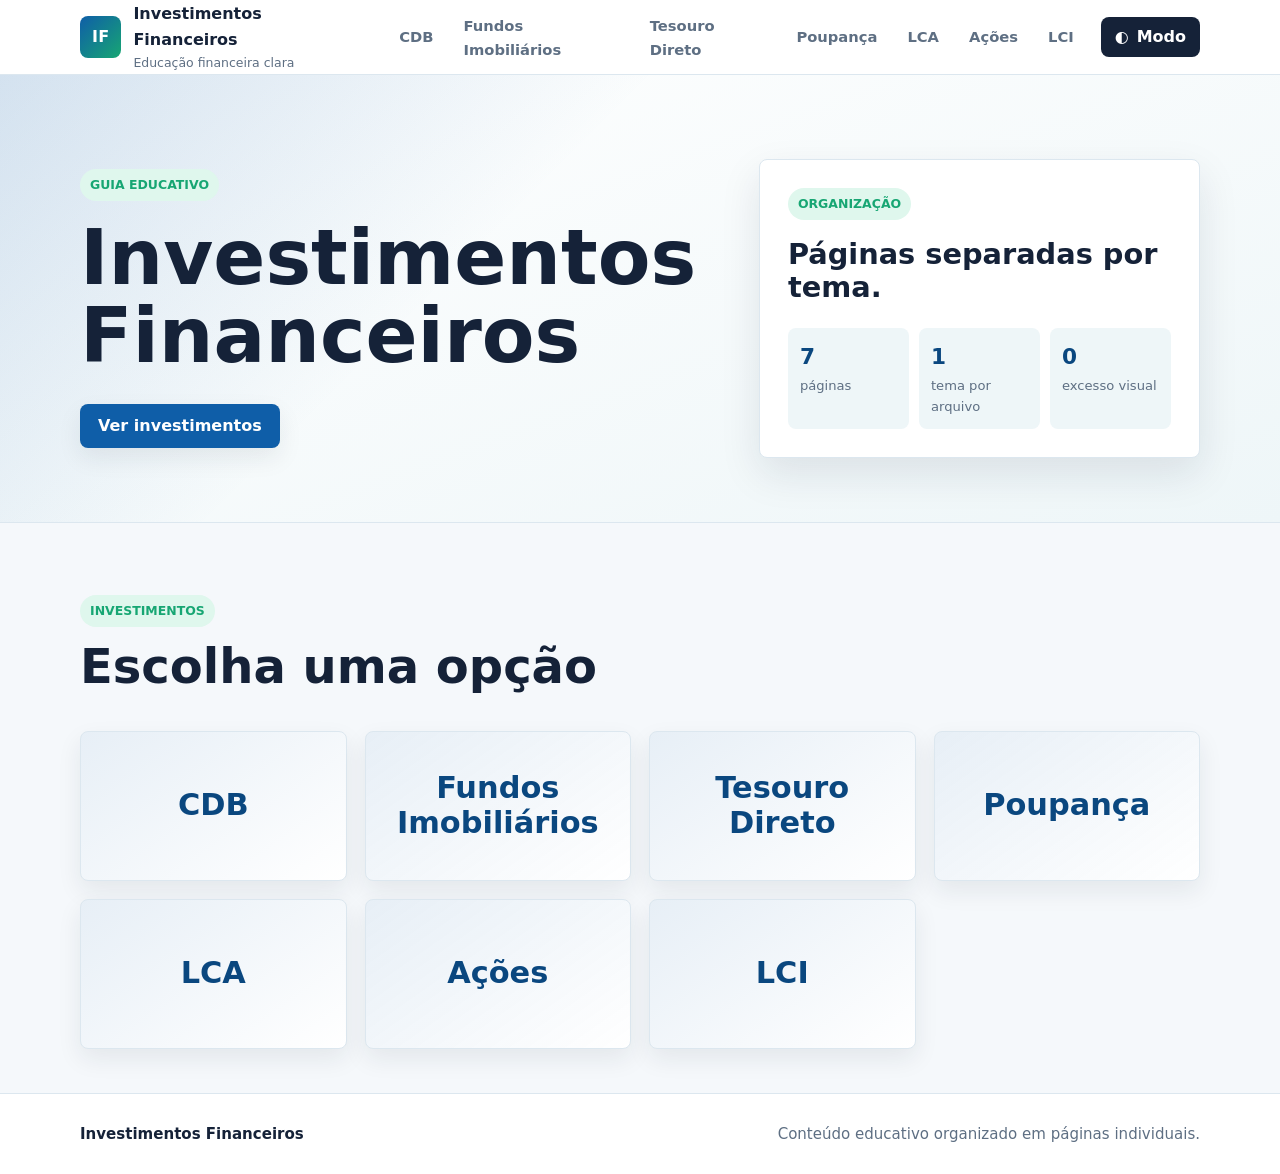
<file: index.html>
<!DOCTYPE html>
<html lang="pt-BR">
<head>
    <meta charset="UTF-8">
    <meta name="viewport" content="width=device-width, initial-scale=1.0">
    <title>Investimentos Financeiros</title>
    <link rel="stylesheet" href="style.css">
</head>
<body>
    <header class="site-header" id="topo">
        <nav class="navbar container" aria-label="Navegação principal">
            <a class="brand" href="index.html" aria-label="Ir para a página inicial">
                <span class="brand-mark">IF</span>
                <span>
                    <strong>Investimentos Financeiros</strong>
                    <small>Educação financeira clara</small>
                </span>
            </a>

            <button class="nav-toggle" type="button" aria-label="Abrir menu" aria-expanded="false">
                <span></span>
                <span></span>
                <span></span>
            </button>

            <div class="nav-actions">
                <ul class="nav-menu">
                    <li><a href="cdb.html">CDB</a></li>
                    <li><a href="fundos-imobiliarios.html">Fundos Imobiliários</a></li>
                    <li><a href="tesouroDireto.html">Tesouro Direto</a></li>
                    <li><a href="poupanca.html">Poupança</a></li>
                    <li><a href="lca.html">LCA</a></li>
                    <li><a href="acoes.html">Ações</a></li>
                    <li><a href="lci.html">LCI</a></li>
                </ul>

                <button class="theme-toggle" type="button" aria-label="Alternar modo escuro">
                    <span class="theme-icon" aria-hidden="true">◐</span>
                    <span>Modo</span>
                </button>
            </div>
        </nav>
    </header>

    <main>
        <section class="hero">
            <div class="container hero-grid">
                <div class="hero-content">
                    <span class="eyebrow">Guia educativo</span>
                    <h1>Investimentos Financeiros</h1>
                    <div class="hero-actions">
                        <a class="btn btn-primary" href="#investimentos">Ver investimentos</a>
                    </div>
                </div>

                <aside class="hero-highlight" aria-label="Destaque sobre educação financeira">
                    <span class="highlight-label">Organização</span>
                    <h2>Páginas separadas por tema.</h2>
                    <div class="highlight-metrics">
                        <span><strong>7</strong> páginas</span>
                        <span><strong>1</strong> tema por arquivo</span>
                        <span><strong>0</strong> excesso visual</span>
                    </div>
                </aside>
            </div>
        </section>

        <section class="intro-section container" id="investimentos">
            <div class="section-heading">
                <span class="eyebrow">Investimentos</span>
                <h2>Escolha uma opção</h2>
            </div>
        </section>

        <section class="cards-section" aria-label="Lista de investimentos">
            <div class="container cards-grid title-grid">
                <a class="title-box reveal" href="cdb.html"><h3>CDB</h3></a>
                <a class="title-box reveal" href="fundos-imobiliarios.html"><h3>Fundos Imobiliários</h3></a>
                <a class="title-box reveal" href="tesouroDireto.html"><h3>Tesouro Direto</h3></a>
                <a class="title-box reveal" href="poupanca.html"><h3>Poupança</h3></a>
                <a class="title-box reveal" href="lca.html"><h3>LCA</h3></a>
                <a class="title-box reveal" href="acoes.html"><h3>Ações</h3></a>
                <a class="title-box reveal" href="lci.html"><h3>LCI</h3></a>
            </div>
        </section>
    </main>

    <button class="back-to-top" type="button" aria-label="Voltar ao topo">↑</button>

    <footer class="site-footer">
        <div class="container footer-content">
            <p>Investimentos Financeiros</p>
            <p>Conteúdo educativo organizado em páginas individuais.</p>
        </div>
    </footer>

    <script src="script.js"></script>
</body>
</html>
</file>
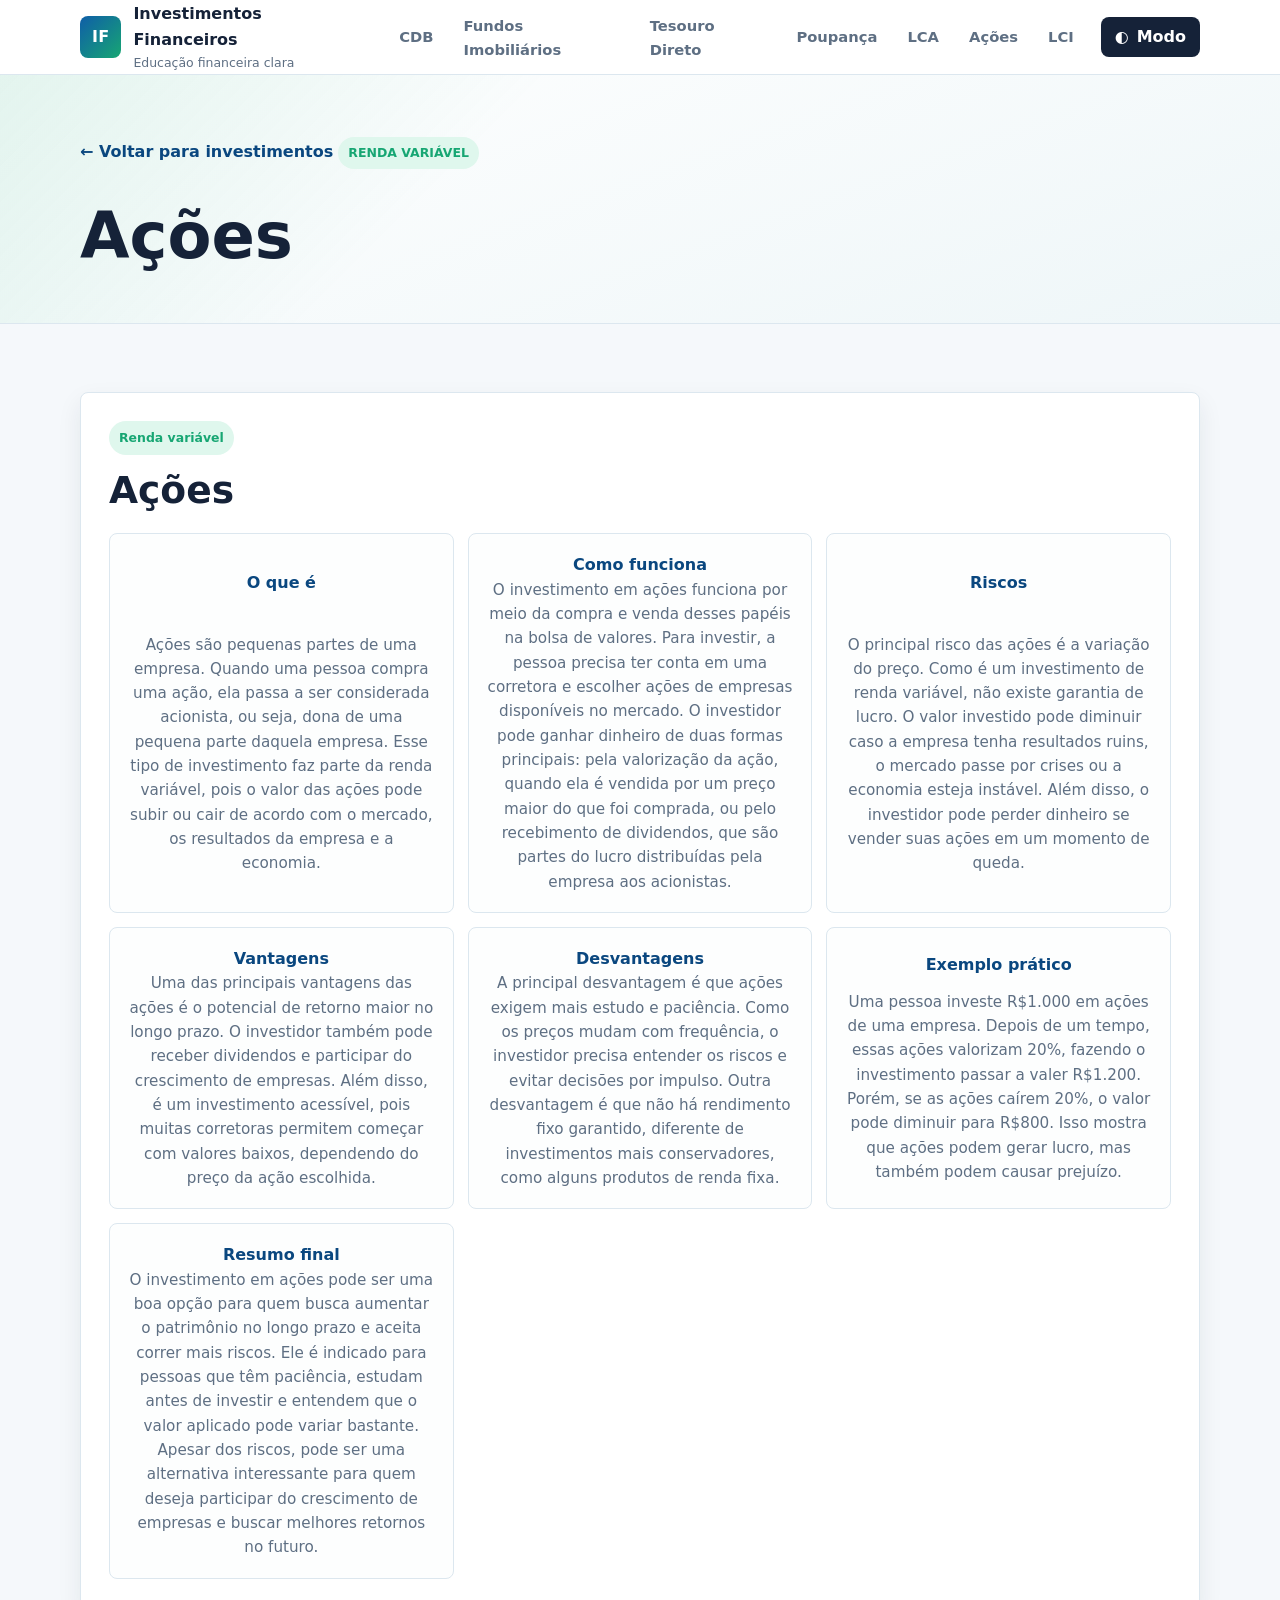
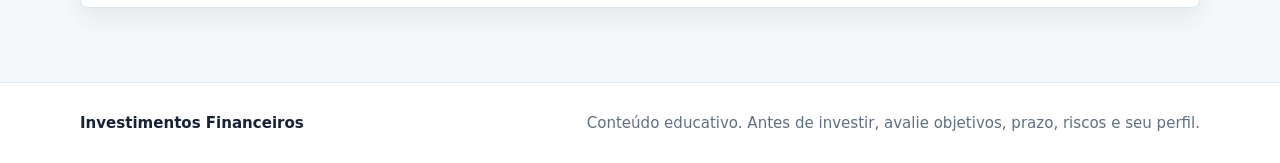
<file: acoes.html>
<!DOCTYPE html>
<html lang="pt-BR">
<head>
    <meta charset="UTF-8">
    <meta name="viewport" content="width=device-width, initial-scale=1.0">
    <title>Ações | Investimentos Financeiros</title>
    <link rel="stylesheet" href="style.css">
</head>
<body>
    <header class="site-header" id="topo">
        <nav class="navbar container" aria-label="Navegação principal">
            <a class="brand" href="index.html" aria-label="Ir para a página inicial">
                <span class="brand-mark">IF</span>
                <span><strong>Investimentos Financeiros</strong><small>Educação financeira clara</small></span>
            </a>
            <button class="nav-toggle" type="button" aria-label="Abrir menu" aria-expanded="false"><span></span><span></span><span></span></button>
            <div class="nav-actions">
                <ul class="nav-menu">
                    <li><a href="cdb.html">CDB</a></li>
                    <li><a href="fundos-imobiliarios.html">Fundos Imobiliários</a></li>
                    <li><a href="tesouroDireto.html">Tesouro Direto</a></li>
                    <li><a href="poupanca.html">Poupança</a></li>
                    <li><a href="lca.html">LCA</a></li>
                    <li><a href="acoes.html">Ações</a></li>
                    <li><a href="lci.html">LCI</a></li>
                </ul>
                <button class="theme-toggle" type="button" aria-label="Alternar modo escuro"><span class="theme-icon" aria-hidden="true">◐</span><span>Modo</span></button>
            </div>
        </nav>
    </header>

    <main class="detail-page">
        <section class="page-hero">
            <div class="container">
                <a class="back-link" href="index.html">← Voltar para investimentos</a>
                <span class="eyebrow">Renda variável</span>
                <h1>Ações</h1>
            </div>
        </section>

        <section class="details-section container" aria-label="Detalhes sobre Ações">
            <article class="investment-detail reveal">
                <div class="detail-header">
                    <span class="type-pill variable">Renda variável</span>
                    <h2>Ações</h2>
                </div>
                <div class="detail-grid">
                    <div class="info-block">
                        <h3>O que é</h3>
                        <p>Ações são pequenas partes de uma empresa. Quando uma pessoa compra uma ação, ela passa a ser considerada acionista, ou seja, dona de uma pequena parte daquela empresa. Esse tipo de investimento faz parte da renda variável, pois o valor das ações pode subir ou cair de acordo com o mercado, os resultados da empresa e a economia.</p>
                    </div>
                    <div class="info-block">
                        <h3>Como funciona</h3>
                        <p>O investimento em ações funciona por meio da compra e venda desses papéis na bolsa de valores. Para investir, a pessoa precisa ter conta em uma corretora e escolher ações de empresas disponíveis no mercado. O investidor pode ganhar dinheiro de duas formas principais: pela valorização da ação, quando ela é vendida por um preço maior do que foi comprada, ou pelo recebimento de dividendos, que são partes do lucro distribuídas pela empresa aos acionistas.</p>
                    </div>
                    <div class="info-block">
                        <h3>Riscos</h3>
                        <p>O principal risco das ações é a variação do preço. Como é um investimento de renda variável, não existe garantia de lucro. O valor investido pode diminuir caso a empresa tenha resultados ruins, o mercado passe por crises ou a economia esteja instável. Além disso, o investidor pode perder dinheiro se vender suas ações em um momento de queda.</p>
                    </div>
                    <div class="info-block">
                        <h3>Vantagens</h3>
                        <p>Uma das principais vantagens das ações é o potencial de retorno maior no longo prazo. O investidor também pode receber dividendos e participar do crescimento de empresas. Além disso, é um investimento acessível, pois muitas corretoras permitem começar com valores baixos, dependendo do preço da ação escolhida.</p>
                    </div>
                    <div class="info-block">
                        <h3>Desvantagens</h3>
                        <p>A principal desvantagem é que ações exigem mais estudo e paciência. Como os preços mudam com frequência, o investidor precisa entender os riscos e evitar decisões por impulso. Outra desvantagem é que não há rendimento fixo garantido, diferente de investimentos mais conservadores, como alguns produtos de renda fixa.</p>
                    </div>
                    <div class="info-block">
                        <h3>Exemplo prático</h3>
                        <p>Uma pessoa investe R$1.000 em ações de uma empresa. Depois de um tempo, essas ações valorizam 20%, fazendo o investimento passar a valer R$1.200. Porém, se as ações caírem 20%, o valor pode diminuir para R$800. Isso mostra que ações podem gerar lucro, mas também podem causar prejuízo.</p>
                    </div>
                    <div class="info-block">
                        <h3>Resumo final</h3>
                        <p>O investimento em ações pode ser uma boa opção para quem busca aumentar o patrimônio no longo prazo e aceita correr mais riscos. Ele é indicado para pessoas que têm paciência, estudam antes de investir e entendem que o valor aplicado pode variar bastante. Apesar dos riscos, pode ser uma alternativa interessante para quem deseja participar do crescimento de empresas e buscar melhores retornos no futuro.</p>
                    </div>
                </div>
            </article>
        </section>
    </main>

    <button class="back-to-top" type="button" aria-label="Voltar ao topo">↑</button>
    <footer class="site-footer"><div class="container footer-content"><p>Investimentos Financeiros</p><p>Conteúdo educativo. Antes de investir, avalie objetivos, prazo, riscos e seu perfil.</p></div></footer>
    <script src="script.js"></script>
</body>
</html>
</file>
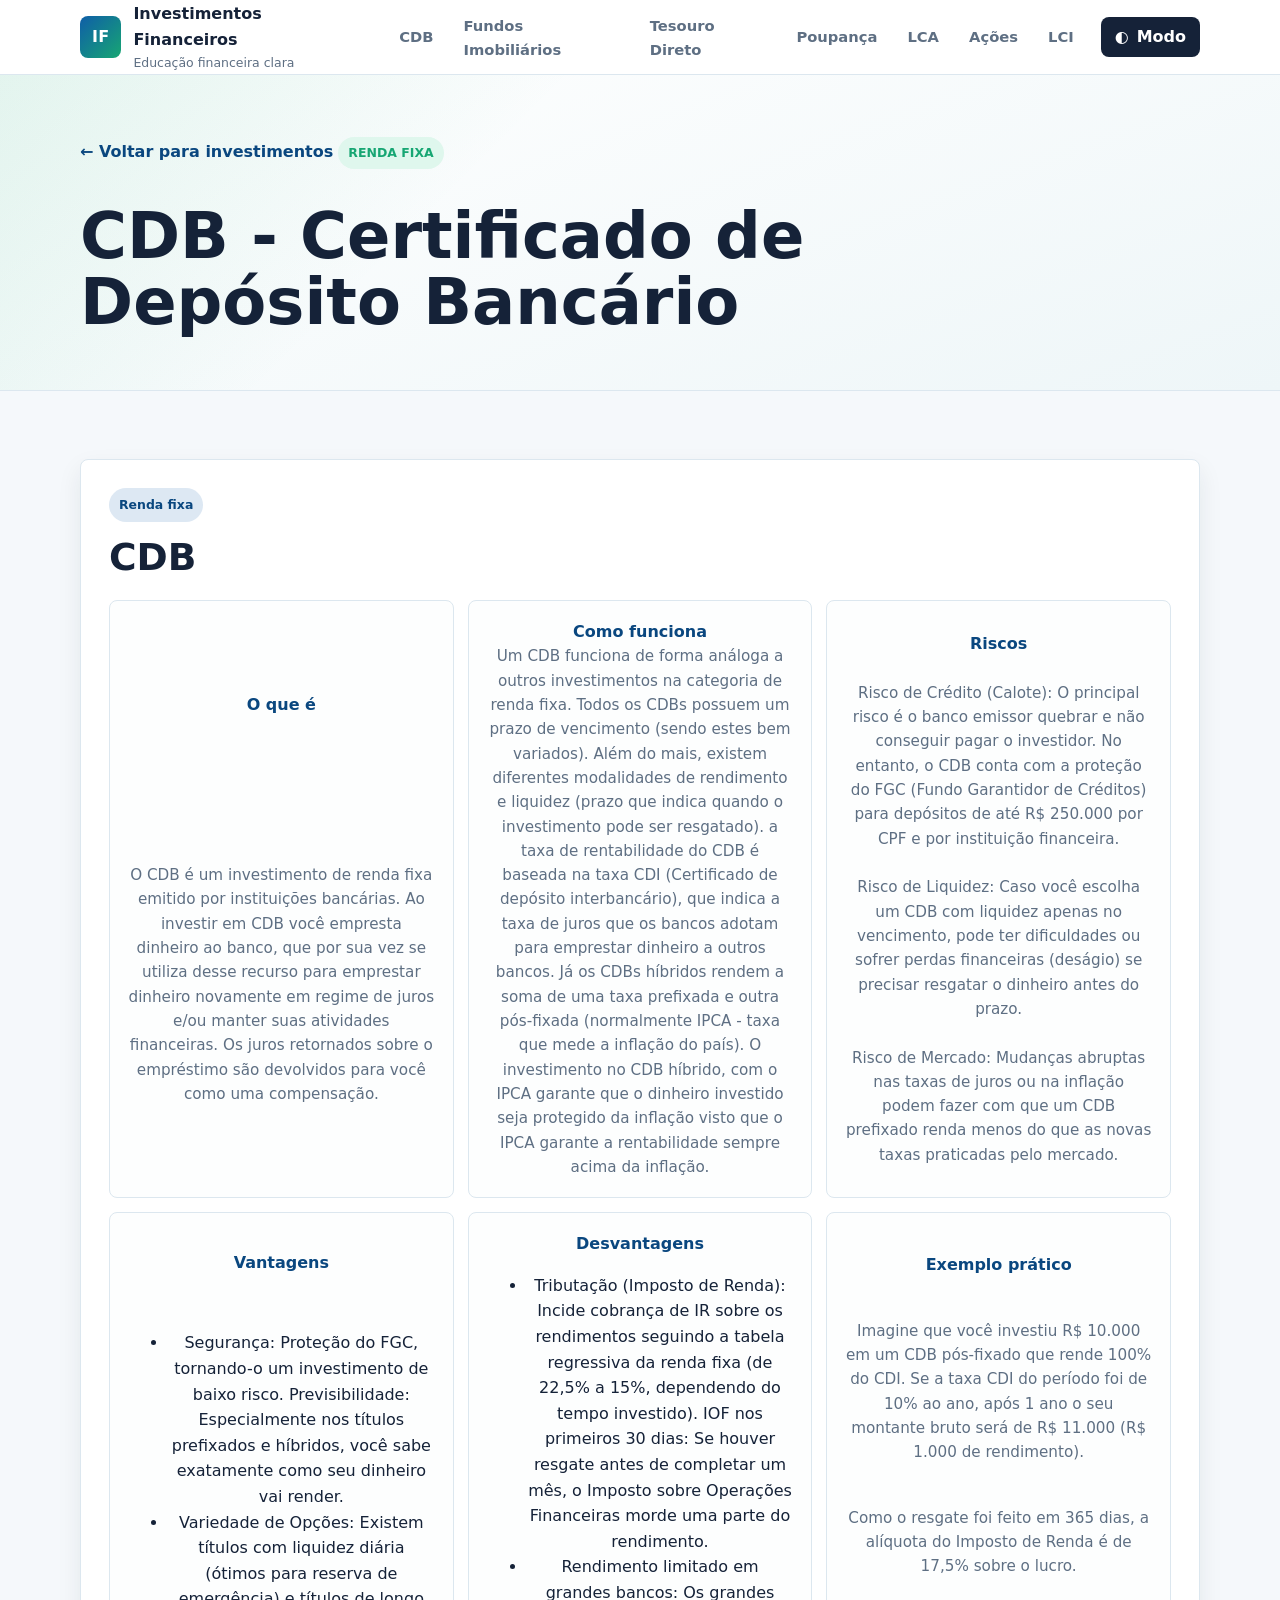
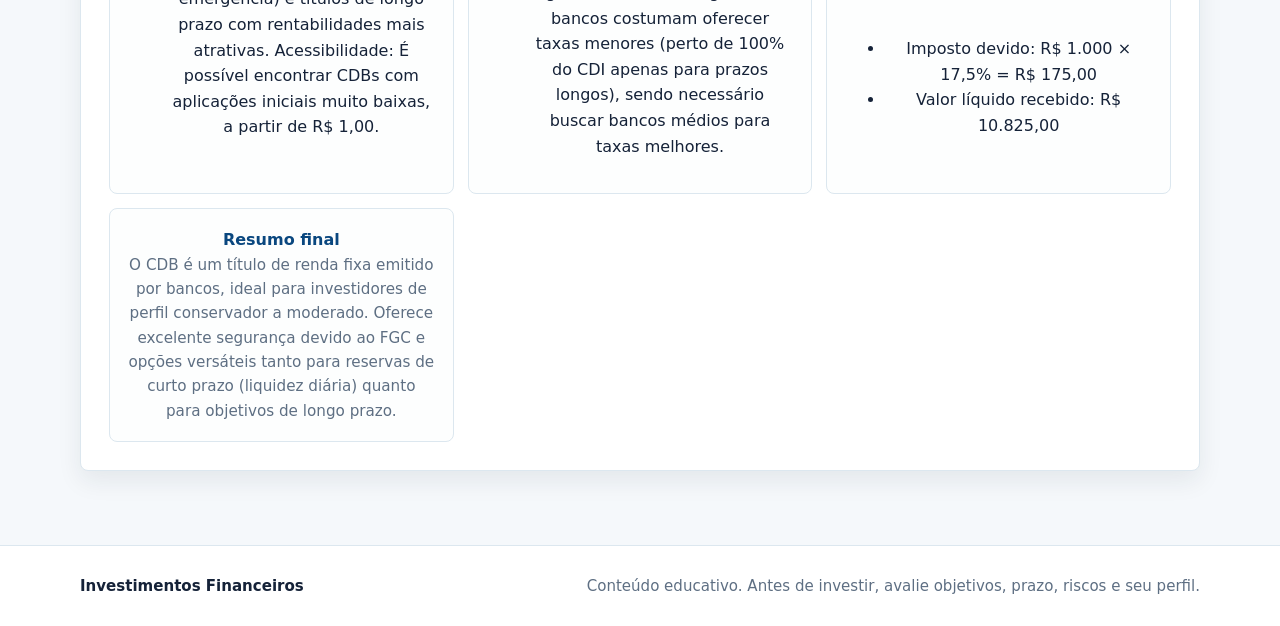
<file: cdb.html>
<!DOCTYPE html>
<html lang="pt-BR">
<head>
    <meta charset="UTF-8">
    <meta name="viewport" content="width=device-width, initial-scale=1.0">
    <title>CDB | Investimentos Financeiros</title>
    <link rel="stylesheet" href="style.css">
</head>
<body>
    <header class="site-header" id="topo">
        <nav class="navbar container" aria-label="Navegação principal">
            <a class="brand" href="index.html" aria-label="Ir para a página inicial">
                <span class="brand-mark">IF</span>
                <span><strong>Investimentos Financeiros</strong><small>Educação financeira clara</small></span>
            </a>
            <button class="nav-toggle" type="button" aria-label="Abrir menu" aria-expanded="false"><span></span><span></span><span></span></button>
            <div class="nav-actions">
                <ul class="nav-menu">
                    <li><a href="cdb.html">CDB</a></li>
                    <li><a href="fundos-imobiliarios.html">Fundos Imobiliários</a></li>
                    <li><a href="tesouroDireto.html">Tesouro Direto</a></li>
                    <li><a href="poupanca.html">Poupança</a></li>
                    <li><a href="lca.html">LCA</a></li>
                    <li><a href="acoes.html">Ações</a></li>
                    <li><a href="lci.html">LCI</a></li>
                </ul>
                <button class="theme-toggle" type="button" aria-label="Alternar modo escuro"><span class="theme-icon" aria-hidden="true">◐</span><span>Modo</span></button>
            </div>
        </nav>
    </header>

    <main class="detail-page">
        <section class="page-hero">
            <div class="container">
                <a class="back-link" href="index.html">← Voltar para investimentos</a>
                <span class="eyebrow">Renda fixa</span>
                <h1>CDB - Certificado de Depósito Bancário</h1>
            </div>
        </section>

        <section class="details-section container" aria-label="Detalhes sobre CDB">
            <article class="investment-detail reveal">
                <div class="detail-header">
                    <span class="type-pill fixed">Renda fixa</span>
                    <h2>CDB</h2>
                </div>
                <div class="detail-grid">
                    <div class="info-block">
                        <h3>O que é</h3>
                        <p>O CDB é um investimento de renda fixa emitido por instituições bancárias. Ao investir em CDB você empresta dinheiro ao banco, que por sua vez se utiliza desse recurso para emprestar dinheiro novamente em regime de juros e/ou manter suas atividades financeiras. Os juros retornados sobre o empréstimo são devolvidos para você como uma compensação.</p>
                    </div>
                    <div class="info-block">
                        <h3>Como funciona</h3>
                        <p>Um CDB funciona de forma análoga a outros investimentos na categoria de renda fixa. Todos os CDBs possuem um prazo de vencimento (sendo estes bem variados). Além do mais, existem diferentes modalidades de rendimento e liquidez (prazo que indica quando o investimento pode ser resgatado). a taxa de rentabilidade do CDB é baseada na taxa CDI (Certificado de depósito interbancário), que indica a taxa de juros que os bancos adotam para emprestar dinheiro a outros bancos. Já os CDBs híbridos rendem a soma de uma taxa prefixada e outra pós-fixada (normalmente IPCA - taxa que mede a inflação do país). O investimento no CDB híbrido, com o IPCA garante que o dinheiro investido seja protegido da inflação visto que o IPCA garante a rentabilidade sempre acima da inflação.</p>

                    </div>
                    <div class="info-block">
                        <h3>Riscos</h3>
                        <p>Risco de Crédito (Calote): O principal risco é o banco emissor quebrar e não conseguir pagar o investidor. No entanto, o CDB conta com a proteção do FGC (Fundo Garantidor de Créditos) para depósitos de até R$ 250.000 por CPF e por instituição financeira.</p>
                        <p>Risco de Liquidez: Caso você escolha um CDB com liquidez apenas no vencimento, pode ter dificuldades ou sofrer perdas financeiras (deságio) se precisar resgatar o dinheiro antes do prazo.</p>
                        <p>Risco de Mercado: Mudanças abruptas nas taxas de juros ou na inflação podem fazer com que um CDB prefixado renda menos do que as novas taxas praticadas pelo mercado.</p>
                    </div>
                    <div class="info-block">
                        <h3>Vantagens</h3>
                        <ul>
                            <li>Segurança: Proteção do FGC, tornando-o um investimento de baixo risco.
Previsibilidade: Especialmente nos títulos prefixados e híbridos, você sabe exatamente como seu dinheiro vai render.</li>
                            <li>Variedade de Opções: Existem títulos com liquidez diária (ótimos para reserva de emergência) e títulos de longo prazo com rentabilidades mais atrativas.
Acessibilidade: É possível encontrar CDBs com aplicações iniciais muito baixas, a partir de R$ 1,00.</li>
                        </ul>
                    </div>
                    <div class="info-block">
                        <h3>Desvantagens</h3>
                        <ul>
                            <li>Tributação (Imposto de Renda): Incide cobrança de IR sobre os rendimentos seguindo a tabela regressiva da renda fixa (de 22,5% a 15%, dependendo do tempo investido).
IOF nos primeiros 30 dias: Se houver resgate antes de completar um mês, o Imposto sobre Operações Financeiras morde uma parte do rendimento.</li>
                            <li>Rendimento limitado em grandes bancos: Os grandes bancos costumam oferecer taxas menores (perto de 100% do CDI apenas para prazos longos), sendo necessário buscar bancos médios para taxas melhores.</li>
                        </ul>
                    </div>
                    <div class="info-block">
                        <h3>Exemplo prático</h3>
                        <p>Imagine que você investiu R$ 10.000 em um CDB pós-fixado que rende 100% do CDI. Se a taxa CDI do período foi de 10% ao ano, após 1 ano o seu montante bruto será de R$ 11.000 (R$ 1.000 de rendimento).</p>
                        <p>Como o resgate foi feito em 365 dias, a alíquota do Imposto de Renda é de 17,5% sobre o lucro.</p>
                        <ul>
                            <li>Imposto devido: R$ 1.000 × 17,5% = R$ 175,00</li>
                            <li>Valor líquido recebido: R$ 10.825,00</li>
                        </ul>
                    </div>
                    <div class="info-block">
                        <h3>Resumo final</h3>
                        <p>O CDB é um título de renda fixa emitido por bancos, ideal para investidores de perfil conservador a moderado. Oferece excelente segurança devido ao FGC e opções versáteis tanto para reservas de curto prazo (liquidez diária) quanto para objetivos de longo prazo.</p>
                    </div>
                </div>
            </article>
        </section>
    </main>

    <button class="back-to-top" type="button" aria-label="Voltar ao topo">↑</button>
    <footer class="site-footer"><div class="container footer-content"><p>Investimentos Financeiros</p><p>Conteúdo educativo. Antes de investir, avalie objetivos, prazo, riscos e seu perfil.</p></div></footer>
    <script src="script.js"></script>
</body>
</html>
</file>
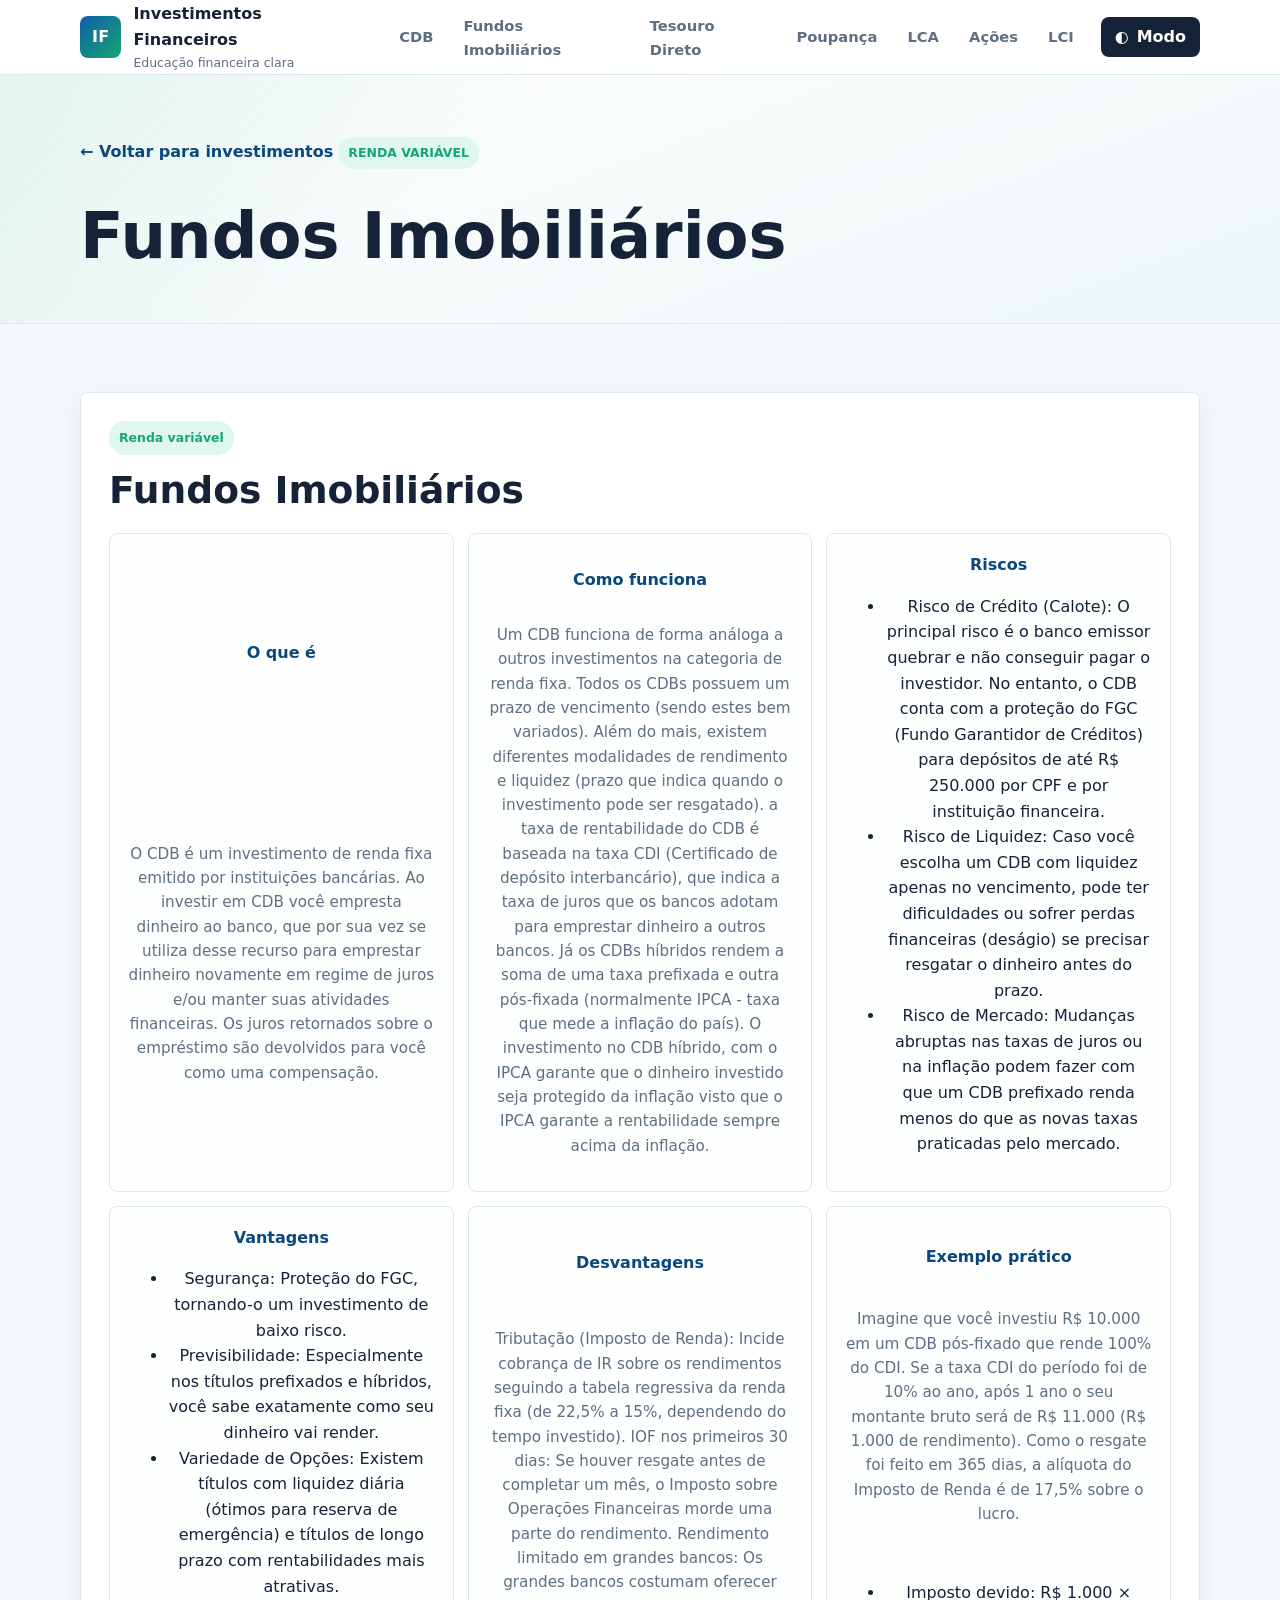
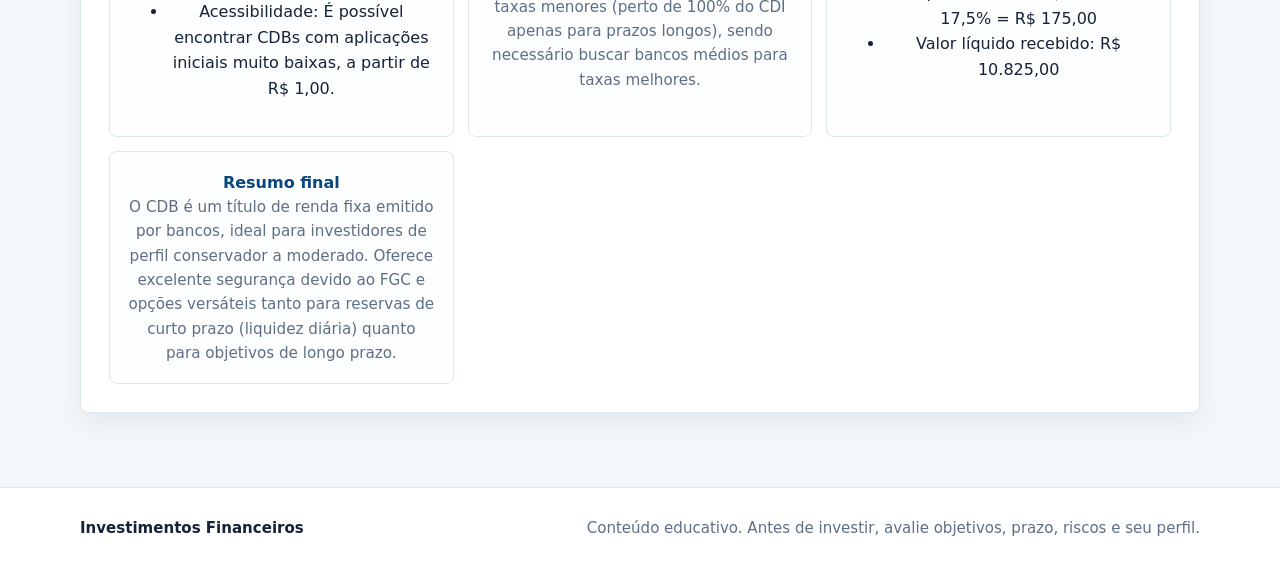
<file: fundos-imobiliarios.html>
<!DOCTYPE html>
<html lang="pt-BR">
<head>
    <meta charset="UTF-8">
    <meta name="viewport" content="width=device-width, initial-scale=1.0">
    <title>Fundos Imobiliários | Investimentos Financeiros</title>
    <link rel="stylesheet" href="style.css">
</head>
<body>
    <header class="site-header" id="topo">
        <nav class="navbar container" aria-label="Navegação principal">
            <a class="brand" href="index.html" aria-label="Ir para a página inicial">
                <span class="brand-mark">IF</span>
                <span><strong>Investimentos Financeiros</strong><small>Educação financeira clara</small></span>
            </a>
            <button class="nav-toggle" type="button" aria-label="Abrir menu" aria-expanded="false"><span></span><span></span><span></span></button>
            <div class="nav-actions">
                <ul class="nav-menu">
                    <li><a href="cdb.html">CDB</a></li>
                    <li><a href="fundos-imobiliarios.html">Fundos Imobiliários</a></li>
                    <li><a href="tesouroDireto.html">Tesouro Direto</a></li>
                    <li><a href="poupanca.html">Poupança</a></li>
                    <li><a href="lca.html">LCA</a></li>
                    <li><a href="acoes.html">Ações</a></li>
                    <li><a href="lci.html">LCI</a></li>
                </ul>
                <button class="theme-toggle" type="button" aria-label="Alternar modo escuro"><span class="theme-icon" aria-hidden="true">◐</span><span>Modo</span></button>
            </div>
        </nav>
    </header>

    <main class="detail-page">
        <section class="page-hero">
            <div class="container">
                <a class="back-link" href="index.html">← Voltar para investimentos</a>
                <span class="eyebrow">Renda variável</span>
                <h1>Fundos Imobiliários</h1>
            </div>
        </section>

        <section class="details-section container" aria-label="Detalhes sobre Fundos Imobiliários">
            <article class="investment-detail reveal">
                <div class="detail-header">
                    <span class="type-pill variable">Renda variável</span>
                    <h2>Fundos Imobiliários</h2>
                </div>
                <div class="detail-grid">
                    <div class="info-block">
                        <h3>O que é</h3>
                        <p>O CDB é um investimento de renda fixa emitido por instituições bancárias. Ao investir em CDB você empresta dinheiro ao banco, que por sua vez se utiliza desse recurso para emprestar dinheiro novamente em regime de juros e/ou manter suas atividades financeiras. Os juros retornados sobre o empréstimo são devolvidos para você como uma compensação.</p>
                    </div>
                    <div class="info-block">
                        <h3>Como funciona</h3>
                        <p>Um CDB funciona de forma análoga a outros investimentos na categoria de renda fixa. Todos os CDBs possuem um prazo de vencimento (sendo estes bem variados). Além do mais, existem diferentes modalidades de rendimento e liquidez (prazo que indica quando o investimento pode ser resgatado). a taxa de rentabilidade do CDB é baseada na taxa CDI (Certificado de depósito interbancário), que indica a taxa de juros que os bancos adotam para emprestar dinheiro a outros bancos. Já os CDBs híbridos rendem a soma de uma taxa prefixada e outra pós-fixada (normalmente IPCA - taxa que mede a inflação do país). O investimento no CDB híbrido, com o IPCA garante que o dinheiro investido seja protegido da inflação visto que o IPCA garante a rentabilidade sempre acima da inflação.</p>
                    </div>
                    <div class="info-block">
                        <h3>Riscos</h3>
                        <ul>
                            <li>Risco de Crédito (Calote): O principal risco é o banco emissor quebrar e não conseguir pagar o investidor. No entanto, o CDB conta com a proteção do FGC (Fundo Garantidor de Créditos) para depósitos de até R$ 250.000 por CPF e por instituição financeira.</li>
                            <li>Risco de Liquidez: Caso você escolha um CDB com liquidez apenas no vencimento, pode ter dificuldades ou sofrer perdas financeiras (deságio) se precisar resgatar o dinheiro antes do prazo.</li>
                            <li>Risco de Mercado: Mudanças abruptas nas taxas de juros ou na inflação podem fazer com que um CDB prefixado renda menos do que as novas taxas praticadas pelo mercado.</li>
                        </ul>
                    </div>
                    <div class="info-block">
                        <h3>Vantagens</h3>
                        <ul>
                            <li>Segurança: Proteção do FGC, tornando-o um investimento de baixo risco.</li>
                            <li>Previsibilidade: Especialmente nos títulos prefixados e híbridos, você sabe exatamente como seu dinheiro vai render.</li>
                            <li>Variedade de Opções: Existem títulos com liquidez diária (ótimos para reserva de emergência) e títulos de longo prazo com rentabilidades mais atrativas.</li>
                            <li>Acessibilidade: É possível encontrar CDBs com aplicações iniciais muito baixas, a partir de R$ 1,00.</li>
                        </ul>
                    </div>
                    <div class="info-block">
                        <h3>Desvantagens</h3>
                        <p>Tributação (Imposto de Renda): Incide cobrança de IR sobre os rendimentos seguindo a tabela regressiva da renda fixa (de 22,5% a 15%, dependendo do tempo investido).
IOF nos primeiros 30 dias: Se houver resgate antes de completar um mês, o Imposto sobre Operações Financeiras morde uma parte do rendimento.
Rendimento limitado em grandes bancos: Os grandes bancos costumam oferecer taxas menores (perto de 100% do CDI apenas para prazos longos), sendo necessário buscar bancos médios para taxas melhores.
</p>
                    </div>
                    <div class="info-block">
                        <h3>Exemplo prático</h3>
                        <p>Imagine que você investiu R$ 10.000 em um CDB pós-fixado que rende 100% do CDI. Se a taxa CDI do período foi de 10% ao ano, após 1 ano o seu montante bruto será de R$ 11.000 (R$ 1.000 de rendimento).
Como o resgate foi feito em 365 dias, a alíquota do Imposto de Renda é de 17,5% sobre o lucro.
</p>
<ul>
    <li>Imposto devido: R$ 1.000 × 17,5% = R$ 175,00</li>
    <li>Valor líquido recebido: R$ 10.825,00</li>
</ul>
                    </div>
                    <div class="info-block">
                        <h3>Resumo final</h3>
                        <p>O CDB é um título de renda fixa emitido por bancos, ideal para investidores de perfil conservador a moderado. Oferece excelente segurança devido ao FGC e opções versáteis tanto para reservas de curto prazo (liquidez diária) quanto para objetivos de longo prazo.</p>
                    </div>
                </div>
            </article>
        </section>
    </main>

    <button class="back-to-top" type="button" aria-label="Voltar ao topo">↑</button>
    <footer class="site-footer"><div class="container footer-content"><p>Investimentos Financeiros</p><p>Conteúdo educativo. Antes de investir, avalie objetivos, prazo, riscos e seu perfil.</p></div></footer>
    <script src="script.js"></script>
</body>
</html>
</file>
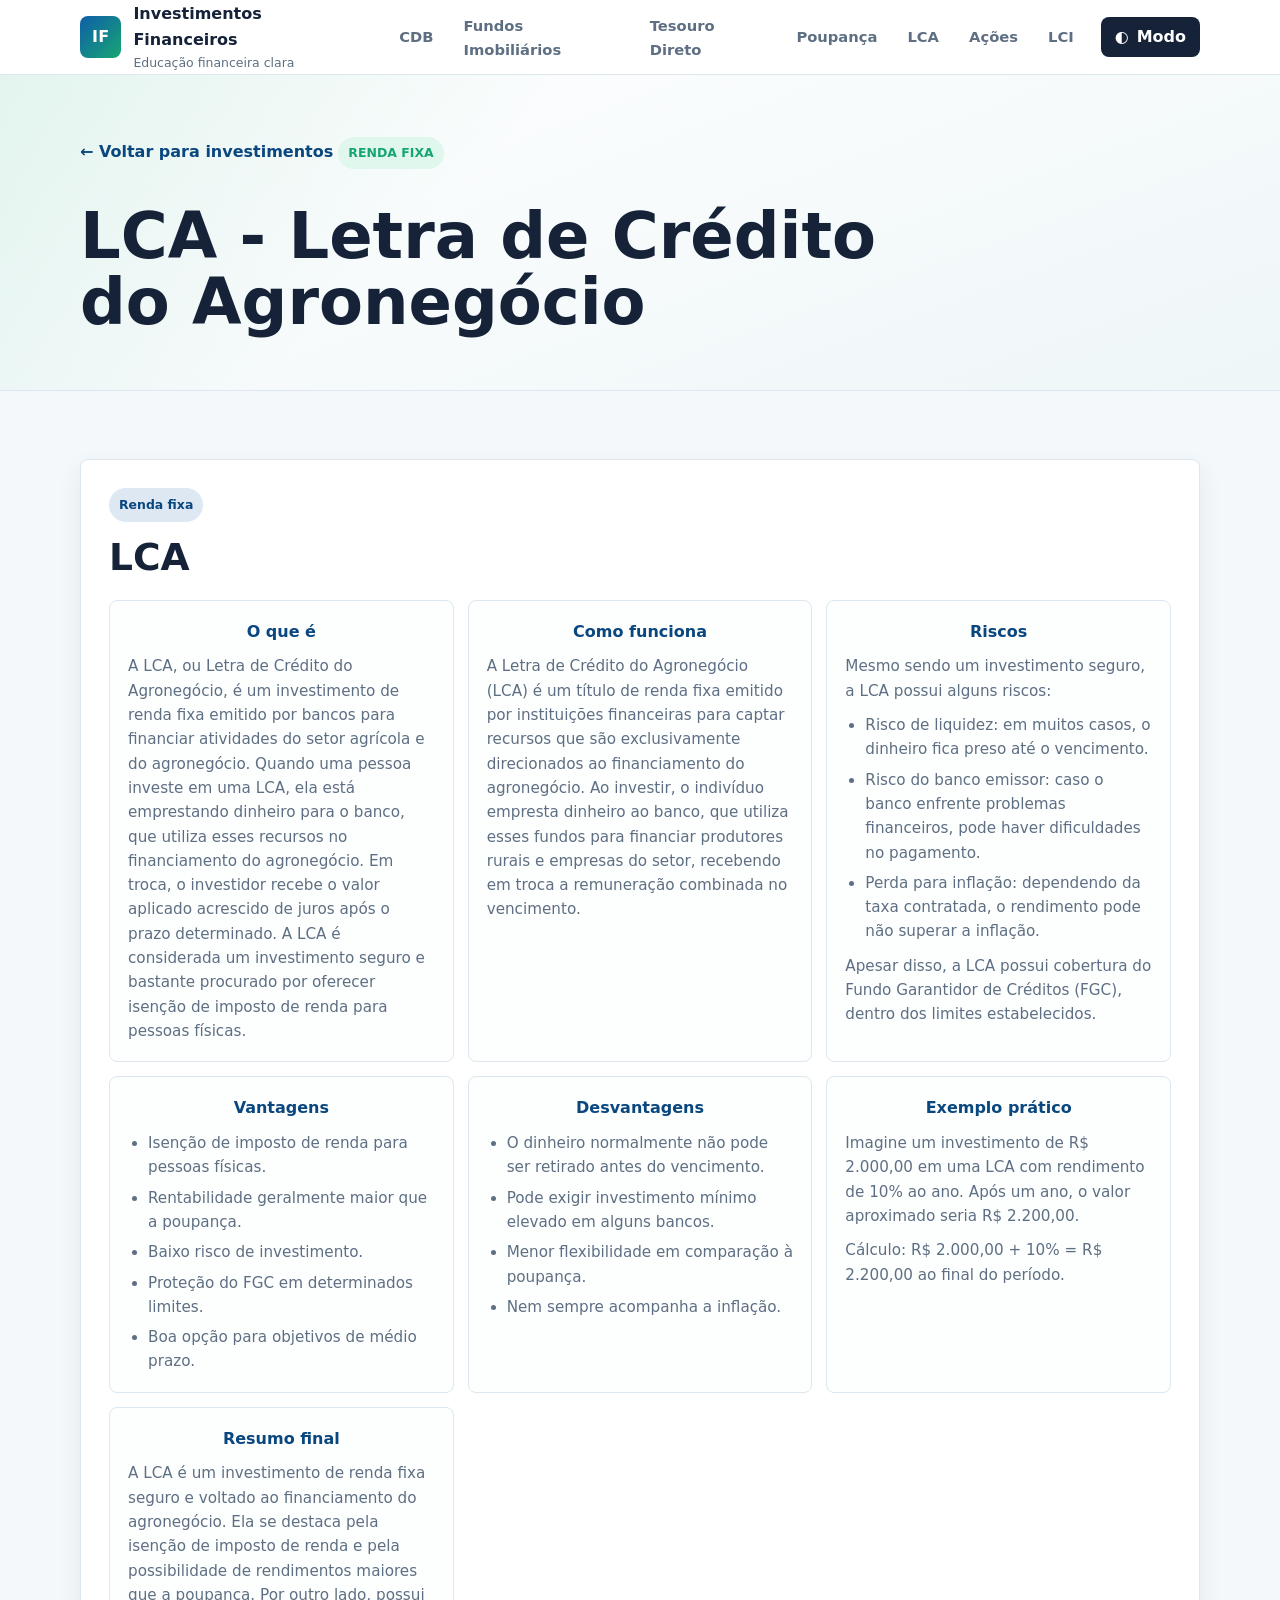
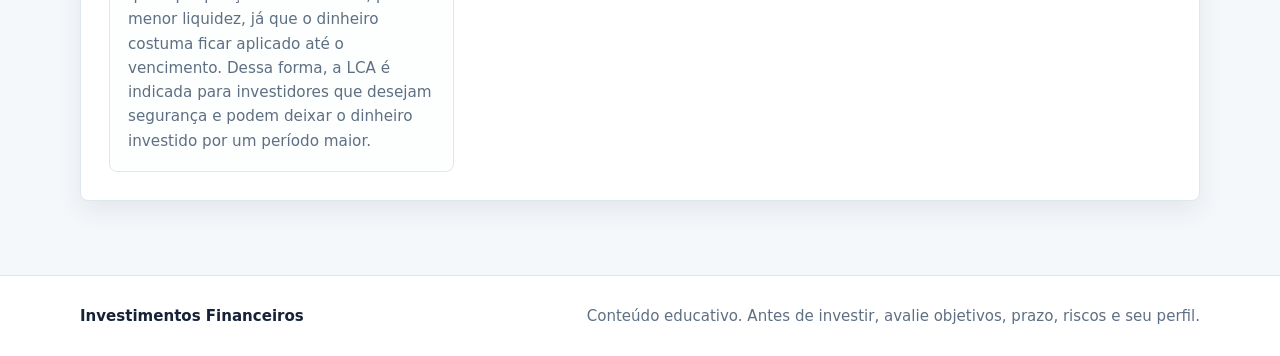
<file: lca.html>
<!DOCTYPE html>
<html lang="pt-BR">

<head>
    <meta charset="UTF-8">
    <meta name="viewport" content="width=device-width, initial-scale=1.0">
    <title>LCA | Investimentos Financeiros</title>
    <link rel="stylesheet" href="style.css">
</head>

<body>
    <header class="site-header" id="topo">
        <nav class="navbar container" aria-label="Navegação principal">
            <a class="brand" href="index.html" aria-label="Ir para a página inicial">
                <span class="brand-mark">IF</span>
                <span><strong>Investimentos Financeiros</strong><small>Educação financeira clara</small></span>
            </a>
            <button class="nav-toggle" type="button" aria-label="Abrir menu"
                aria-expanded="false"><span></span><span></span><span></span></button>
            <div class="nav-actions">
                <ul class="nav-menu">
                    <li><a href="cdb.html">CDB</a></li>
                    <li><a href="fundos-imobiliarios.html">Fundos Imobiliários</a></li>
                    <li><a href="tesouroDireto.html">Tesouro Direto</a></li>
                    <li><a href="poupanca.html">Poupança</a></li>
                    <li><a href="lca.html">LCA</a></li>
                    <li><a href="acoes.html">Ações</a></li>
                    <li><a href="lci.html">LCI</a></li>
                </ul>
                <button class="theme-toggle" type="button" aria-label="Alternar modo escuro"><span class="theme-icon"
                        aria-hidden="true">◐</span><span>Modo</span></button>
            </div>
        </nav>
    </header>

    <main class="detail-page">
        <section class="page-hero">
            <div class="container">
                <a class="back-link" href="index.html">← Voltar para investimentos</a>
                <span class="eyebrow">Renda fixa</span>
                <h1>LCA - Letra de Crédito do Agronegócio</h1>
            </div>
        </section>

        <section class="details-section container" aria-label="Detalhes sobre LCA">
            <article class="investment-detail reveal">
                <div class="detail-header">
                    <span class="type-pill fixed">Renda fixa</span>
                    <h2>LCA</h2>
                </div>
                <div class="detail-grid content-grid">
                    <div class="info-block">
                        <h3>O que é</h3>
                        <p>
                            A LCA, ou Letra de Crédito do Agronegócio, é um investimento de renda fixa emitido por
                            bancos para financiar atividades do setor agrícola e do agronegócio.
                            Quando uma pessoa investe em uma LCA, ela está emprestando dinheiro para o banco, que
                            utiliza esses recursos no financiamento do agronegócio. Em troca, o investidor recebe o
                            valor aplicado acrescido de juros após o prazo determinado.
                            A LCA é considerada um investimento seguro e bastante procurado por oferecer isenção de
                            imposto de renda para pessoas físicas.
                        </p>
                    </div>
                    <div class="info-block">
                        <h3>Como funciona</h3>
                        <p>
                            A Letra de Crédito do Agronegócio (LCA) é um título de renda fixa emitido por instituições
                            financeiras para captar recursos que são exclusivamente direcionados ao financiamento do
                            agronegócio. Ao investir, o indivíduo empresta dinheiro ao banco, que utiliza esses fundos
                            para financiar produtores rurais e empresas do setor, recebendo em troca a remuneração
                            combinada no vencimento.
                        </p>
                    </div>
                    <div class="info-block">
                        <h3>Riscos</h3>
                        <p>
                            Mesmo sendo um investimento seguro, a LCA possui alguns riscos:
                        </p>
                        <ul>
                            <li>Risco de liquidez: em muitos casos, o dinheiro fica preso até o vencimento.</li>
                            <li>Risco do banco emissor: caso o banco enfrente problemas financeiros, pode haver
                                dificuldades
                                no pagamento.</li>
                            <li>Perda para inflação: dependendo da taxa contratada, o rendimento pode não superar a
                                inflação.</li>
                        </ul>
                        <p>
                            Apesar disso, a LCA possui cobertura do Fundo Garantidor de Créditos (FGC), dentro dos
                            limites estabelecidos.
                        </p>
                    </div>
                    <div class="info-block">
                        <h3>Vantagens</h3>
                        <ul>
                            <li>Isenção de imposto de renda para pessoas físicas.</li>
                            <li>Rentabilidade geralmente maior que a poupança.</li>
                            <li>Baixo risco de investimento.</li>
                            <li>Proteção do FGC em determinados limites.</li>
                            <li>Boa opção para objetivos de médio prazo.</li>
                        </ul>
                    </div>
                    <div class="info-block">
                        <h3>Desvantagens</h3>
                        <ul>
                            <li>O dinheiro normalmente não pode ser retirado antes do vencimento.</li>
                            <li>Pode exigir investimento mínimo elevado em alguns bancos.</li>
                            <li>Menor flexibilidade em comparação à poupança.</li>
                            <li>Nem sempre acompanha a inflação.</li>
                        </ul>
                    </div>
                    <div class="info-block">
                        <h3>Exemplo prático</h3>
                        <p>
                            Imagine um investimento de R$ 2.000,00 em uma LCA com rendimento de 10% ao ano. Após um ano,
                            o valor aproximado seria R$ 2.200,00.
                        </p>
                        <p>
                            Cálculo: R$ 2.000,00 + 10% = R$ 2.200,00 ao final do período.
                        </p>
                    </div>
                    <div class="info-block">
                        <h3>Resumo final</h3>
                        <p>
                            A LCA é um investimento de renda fixa seguro e voltado ao financiamento do agronegócio. Ela
                            se destaca pela isenção de imposto de renda e pela possibilidade de rendimentos maiores que
                            a poupança.
                            Por outro lado, possui menor liquidez, já que o dinheiro costuma ficar aplicado até o
                            vencimento. Dessa forma, a LCA é indicada para investidores que desejam segurança e podem
                            deixar o dinheiro investido por um período maior.

                        </p>
                    </div>
                </div>
            </article>
        </section>
    </main>

    <button class="back-to-top" type="button" aria-label="Voltar ao topo">↑</button>
    <footer class="site-footer">
        <div class="container footer-content">
            <p>Investimentos Financeiros</p>
            <p>Conteúdo educativo. Antes de investir, avalie objetivos, prazo, riscos e seu perfil.</p>
        </div>
    </footer>
    <script src="script.js"></script>
</body>

</html>
</file>
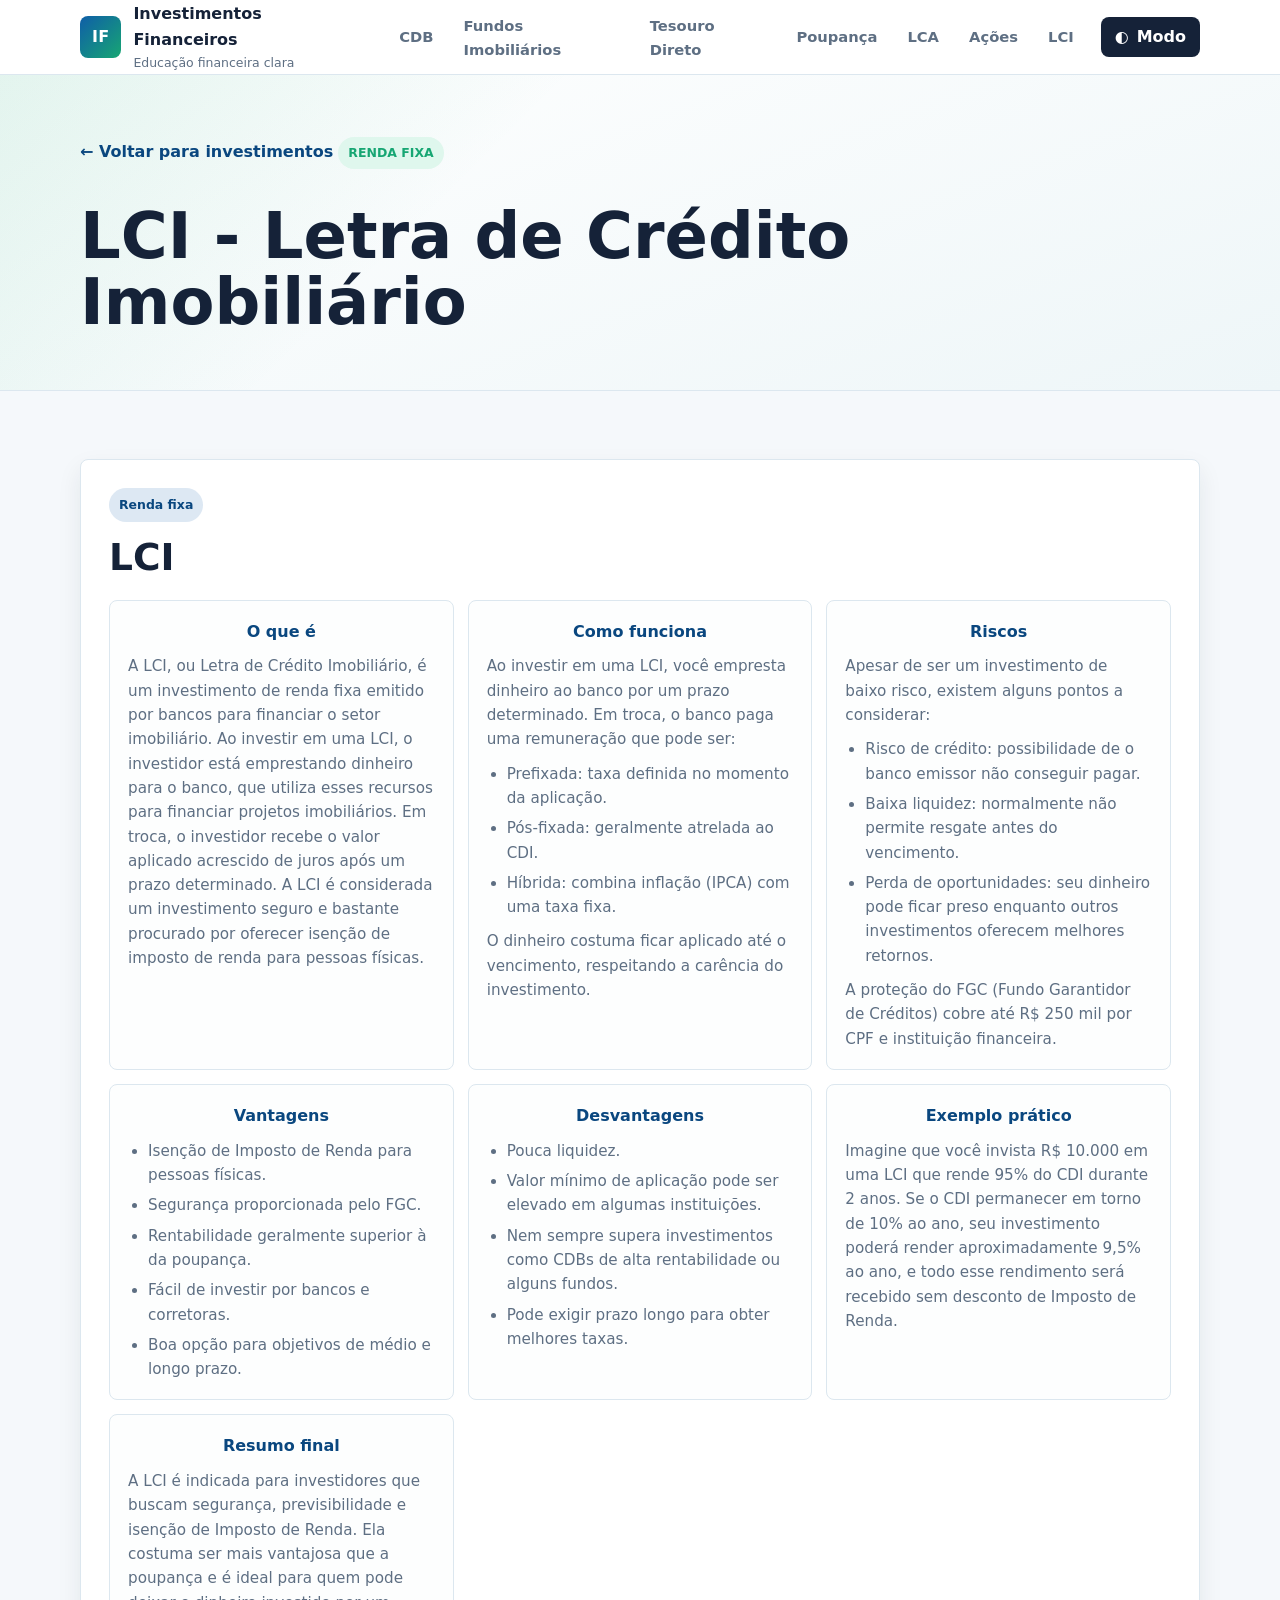
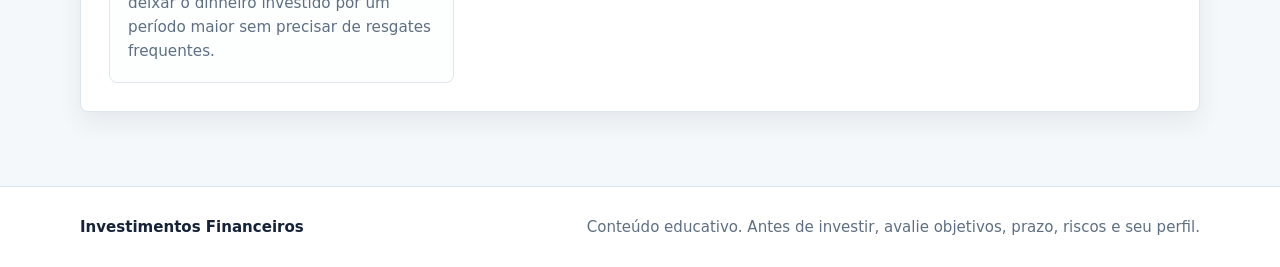
<file: lci.html>
<!DOCTYPE html>
<html lang="pt-BR">

<head>
    <meta charset="UTF-8">
    <meta name="viewport" content="width=device-width, initial-scale=1.0">
    <title>LCI | Investimentos Financeiros</title>
    <link rel="stylesheet" href="style.css">
</head>

<body>
    <header class="site-header" id="topo">
        <nav class="navbar container" aria-label="Navegação principal">
            <a class="brand" href="index.html" aria-label="Ir para a página inicial">
                <span class="brand-mark">IF</span>
                <span><strong>Investimentos Financeiros</strong><small>Educação financeira clara</small></span>
            </a>
            <button class="nav-toggle" type="button" aria-label="Abrir menu"
                aria-expanded="false"><span></span><span></span><span></span></button>
            <div class="nav-actions">
                <ul class="nav-menu">
                    <li><a href="cdb.html">CDB</a></li>
                    <li><a href="fundos-imobiliarios.html">Fundos Imobiliários</a></li>
                    <li><a href="tesouroDireto.html">Tesouro Direto</a></li>
                    <li><a href="poupanca.html">Poupança</a></li>
                    <li><a href="lca.html">LCA</a></li>
                    <li><a href="acoes.html">Ações</a></li>
                    <li><a href="lci.html">LCI</a></li>
                </ul>
                <button class="theme-toggle" type="button" aria-label="Alternar modo escuro"><span class="theme-icon"
                        aria-hidden="true">◐</span><span>Modo</span></button>
            </div>
        </nav>
    </header>

    <main class="detail-page">
        <section class="page-hero">
            <div class="container">
                <a class="back-link" href="index.html">← Voltar para investimentos</a>
                <span class="eyebrow">Renda fixa</span>
                <h1>LCI - Letra de Crédito Imobiliário</h1>
            </div>
        </section>

        <section class="details-section container" aria-label="Detalhes sobre LCI">
            <article class="investment-detail reveal">
                <div class="detail-header">
                    <span class="type-pill fixed">Renda fixa</span>
                    <h2>LCI</h2>
                </div>
                <div class="detail-grid content-grid">
                    <div class="info-block">
                        <h3>O que é</h3>
                        <p>
                            A LCI, ou Letra de Crédito Imobiliário, é um investimento de renda fixa emitido por bancos
                            para financiar o setor imobiliário. Ao investir em uma LCI, o investidor está emprestando
                            dinheiro para o banco, que utiliza esses recursos para financiar projetos imobiliários. Em
                            troca, o investidor recebe o valor aplicado acrescido de juros após um prazo determinado.
                            A LCI é considerada um investimento seguro e bastante procurado por oferecer isenção de
                            imposto de renda para pessoas físicas.
                        </p>
                    </div>
                    <div class="info-block">
                        <h3>Como funciona</h3>
                        <p>
                            Ao investir em uma LCI, você empresta dinheiro ao banco por um prazo determinado. Em troca,
                            o banco paga uma remuneração que pode ser:
                        </p>
                        <ul>
                            <li>Prefixada: taxa definida no momento da aplicação.</li>
                            <li>Pós-fixada: geralmente atrelada ao CDI.</li>
                            <li>Híbrida: combina inflação (IPCA) com uma taxa fixa.</li>
                        </ul>
                        <p>
                            O dinheiro costuma ficar aplicado até o vencimento, respeitando a carência do investimento.
                        </p>
                    </div>
                    <div class="info-block">
                        <h3>Riscos</h3>
                        <p>
                            Apesar de ser um investimento de baixo risco, existem alguns pontos a considerar:
                        </p>
                        <ul>
                            <li>Risco de crédito: possibilidade de o banco emissor não conseguir pagar.</li>
                            <li>Baixa liquidez: normalmente não permite resgate antes do vencimento.</li>
                            <li>Perda de oportunidades: seu dinheiro pode ficar preso enquanto outros investimentos
                                oferecem
                                melhores retornos.</li>
                        </ul>
                        <p>
                            A proteção do FGC (Fundo Garantidor de Créditos) cobre até R$ 250 mil por CPF e instituição
                            financeira.
                        </p>
                    </div>
                    <div class="info-block">
                        <h3>Vantagens</h3>
                        <ul>
                            <li>Isenção de Imposto de Renda para pessoas físicas.</li>
                            <li>Segurança proporcionada pelo FGC.</li>
                            <li>Rentabilidade geralmente superior à da poupança.</li>
                            <li>Fácil de investir por bancos e corretoras.</li>
                            <li>Boa opção para objetivos de médio e longo prazo.</li>
                        </ul>
                    </div>
                    <div class="info-block">
                        <h3>Desvantagens</h3>
                        <ul>
                            <li>Pouca liquidez.</li>
                            <li>Valor mínimo de aplicação pode ser elevado em algumas instituições.</li>
                            <li>Nem sempre supera investimentos como CDBs de alta rentabilidade ou alguns fundos.</li>
                            <li>Pode exigir prazo longo para obter melhores taxas.</li>
                        </ul>
                    </div>
                    <div class="info-block">
                        <h3>Exemplo prático</h3>
                        <p>
                            Imagine que você invista R$ 10.000 em uma LCI que rende 95% do CDI durante 2 anos.

                            Se o CDI permanecer em torno de 10% ao ano, seu investimento poderá render aproximadamente
                            9,5% ao ano, e todo esse rendimento será recebido sem desconto de Imposto de Renda.
                        </p>
                    </div>
                    <div class="info-block">
                        <h3>Resumo final</h3>
                        <p>
                            A LCI é indicada para investidores que buscam segurança, previsibilidade e isenção de
                            Imposto de Renda. Ela costuma ser mais vantajosa que a poupança e é ideal para quem pode
                            deixar o dinheiro investido por um período maior sem precisar de resgates frequentes.
                        </p>
                    </div>
                </div>
            </article>
        </section>
    </main>

    <button class="back-to-top" type="button" aria-label="Voltar ao topo">↑</button>
    <footer class="site-footer">
        <div class="container footer-content">
            <p>Investimentos Financeiros</p>
            <p>Conteúdo educativo. Antes de investir, avalie objetivos, prazo, riscos e seu perfil.</p>
        </div>
    </footer>
    <script src="script.js"></script>
</body>

</html>
</file>
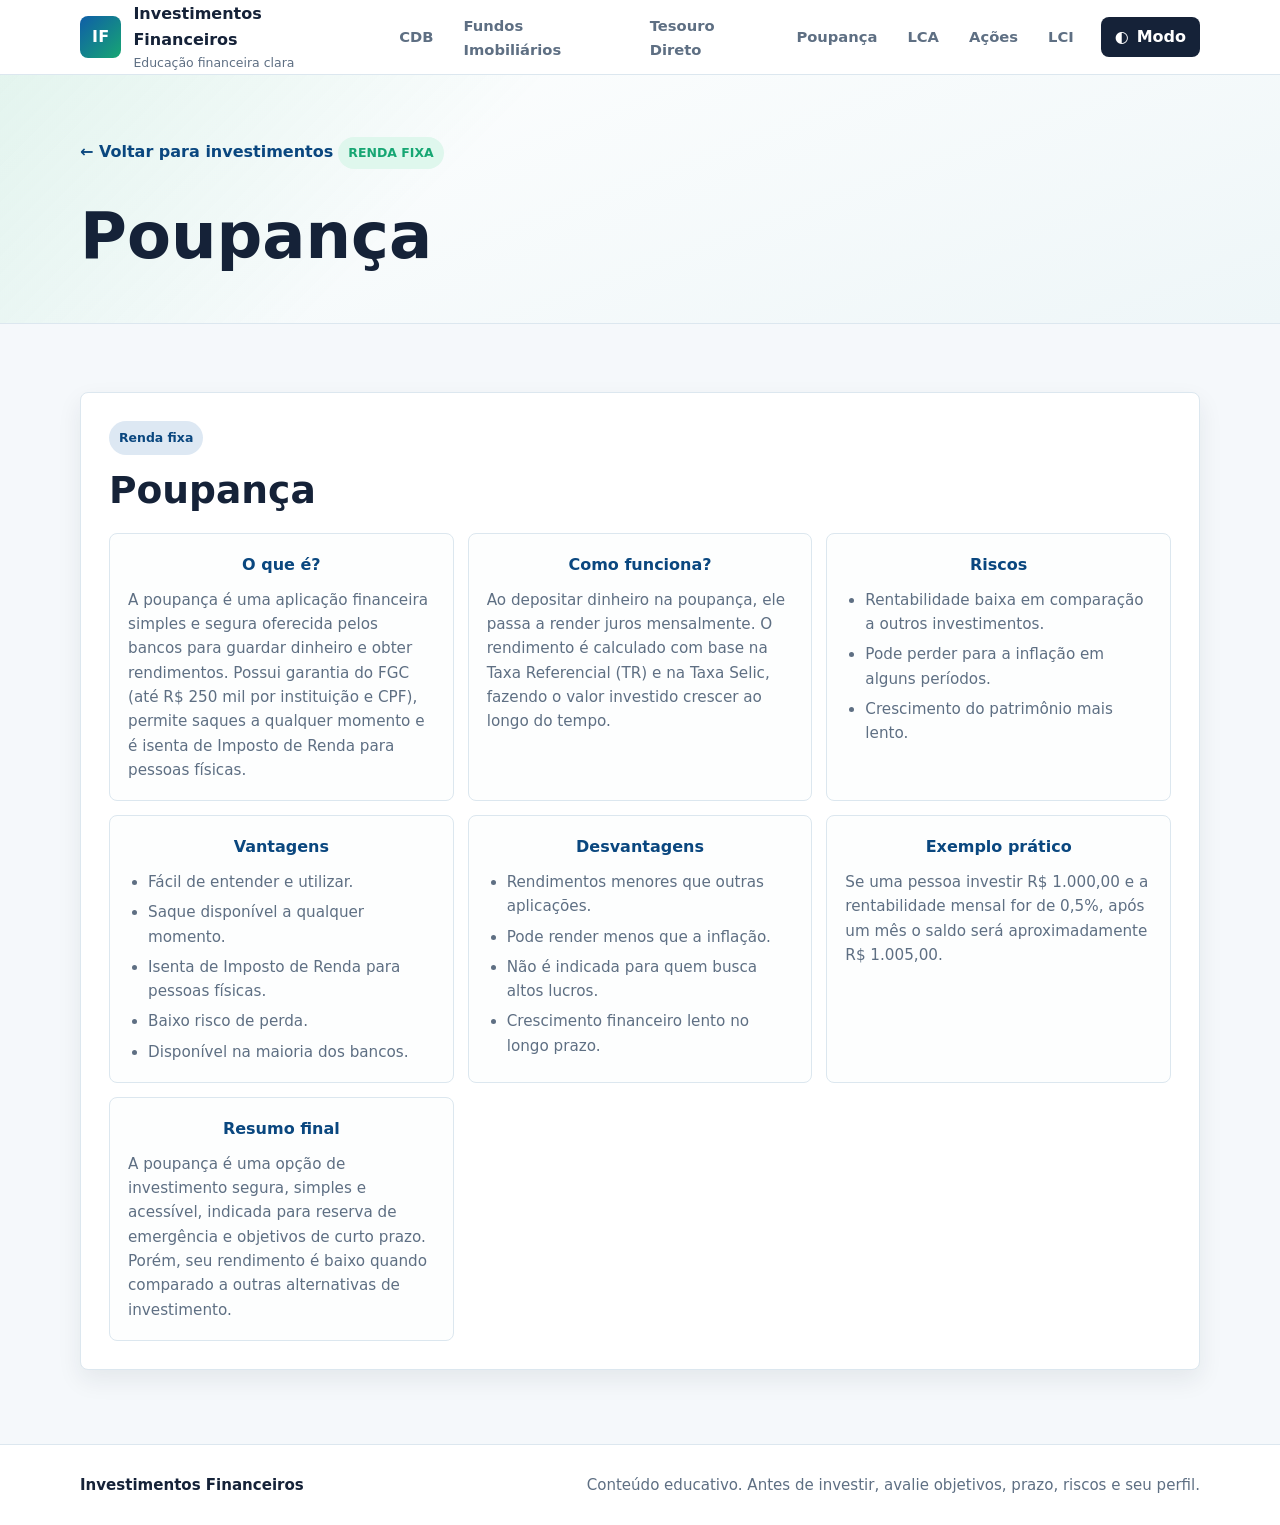
<file: poupanca.html>
<!DOCTYPE html>
<html lang="pt-BR">

<head>
    <meta charset="UTF-8">
    <meta name="viewport" content="width=device-width, initial-scale=1.0">
    <title>Poupança | Investimentos Financeiros</title>
    <link rel="stylesheet" href="style.css">
</head>

<body>
    <header class="site-header" id="topo">
        <nav class="navbar container" aria-label="Navegação principal">
            <a class="brand" href="index.html" aria-label="Ir para a página inicial">
                <span class="brand-mark">IF</span>
                <span><strong>Investimentos Financeiros</strong><small>Educação financeira clara</small></span>
            </a>
            <button class="nav-toggle" type="button" aria-label="Abrir menu"
                aria-expanded="false"><span></span><span></span><span></span></button>
            <div class="nav-actions">
                <ul class="nav-menu">
                    <li><a href="cdb.html">CDB</a></li>
                    <li><a href="fundos-imobiliarios.html">Fundos Imobiliários</a></li>
                    <li><a href="tesouro-direto.html">Tesouro Direto</a></li>
                    <li><a href="poupanca.html">Poupança</a></li>
                    <li><a href="lca.html">LCA</a></li>
                    <li><a href="acoes.html">Ações</a></li>
                    <li><a href="lci.html">LCI</a></li>
                </ul>
                <button class="theme-toggle" type="button" aria-label="Alternar modo escuro"><span class="theme-icon"
                        aria-hidden="true">◐</span><span>Modo</span></button>
            </div>
        </nav>
    </header>

    <main class="detail-page">
        <section class="page-hero">
            <div class="container">
                <a class="back-link" href="index.html">← Voltar para investimentos</a>
                <span class="eyebrow">Renda fixa</span>
                <h1>Poupança</h1>
            </div>
        </section>

        <section class="details-section container" aria-label="Detalhes sobre Poupança">
            <article class="investment-detail reveal">
                <div class="detail-header">
                    <span class="type-pill fixed">Renda fixa</span>
                    <h2>Poupança</h2>
                </div>
                <div class="detail-grid content-grid">
                    <div class="info-block">
                        <h3>O que é?</h3>
                        <p>
                            A poupança é uma aplicação financeira simples e segura oferecida pelos bancos para guardar
                            dinheiro e obter rendimentos. Possui garantia do FGC (até R$ 250 mil por instituição e CPF),
                            permite saques a qualquer momento e é isenta de Imposto de Renda para pessoas físicas.
                        </p>
                    </div>
                    <div class="info-block">
                        <h3>Como funciona?</h3>
                        <p>
                            Ao depositar dinheiro na poupança, ele passa a render juros mensalmente. O rendimento é
                            calculado com base na Taxa Referencial (TR) e na Taxa Selic, fazendo o valor investido
                            crescer ao longo do tempo.
                        </p>
                    </div>
                    <div class="info-block">
                        <h3>Riscos</h3>
                        <ul>
                            <li>Rentabilidade baixa em comparação a outros investimentos.</li>
                            <li>Pode perder para a inflação em alguns períodos.</li>
                            <li>Crescimento do patrimônio mais lento.</li>
                        </ul>
                    </div>
                    <div class="info-block">
                        <h3>Vantagens</h3>
                        <ul>
                            <li>Fácil de entender e utilizar.</li>
                            <li>Saque disponível a qualquer momento.</li>
                            <li>Isenta de Imposto de Renda para pessoas físicas.</li>
                            <li>Baixo risco de perda.</li>
                            <li>Disponível na maioria dos bancos.</li>
                        </ul>
                    </div>
                    <div class="info-block">
                        <h3>Desvantagens</h3>
                        <ul>
                            <li>Rendimentos menores que outras aplicações.</li>
                            <li>Pode render menos que a inflação.</li>
                            <li>Não é indicada para quem busca altos lucros.</li>
                            <li>Crescimento financeiro lento no longo prazo.</li>
                        </ul>
                    </div>
                    <div class="info-block">
                        <h3>Exemplo prático</h3>
                        <p>
                            Se uma pessoa investir R$ 1.000,00 e a rentabilidade mensal for de 0,5%, após um mês o saldo
                            será aproximadamente R$ 1.005,00.
                        </p>
                    </div>
                    <div class="info-block">
                        <h3>Resumo final</h3>
                        <p>
                            A poupança é uma opção de investimento segura, simples e acessível, indicada para reserva de
                            emergência e objetivos de curto prazo. Porém, seu rendimento é baixo quando comparado a
                            outras alternativas de investimento.
                        </p>
                    </div>
                </div>
            </article>
        </section>
    </main>

    <button class="back-to-top" type="button" aria-label="Voltar ao topo">↑</button>
    <footer class="site-footer">
        <div class="container footer-content">
            <p>Investimentos Financeiros</p>
            <p>Conteúdo educativo. Antes de investir, avalie objetivos, prazo, riscos e seu perfil.</p>
        </div>
    </footer>
    <script src="script.js"></script>
</body>

</html>
</file>
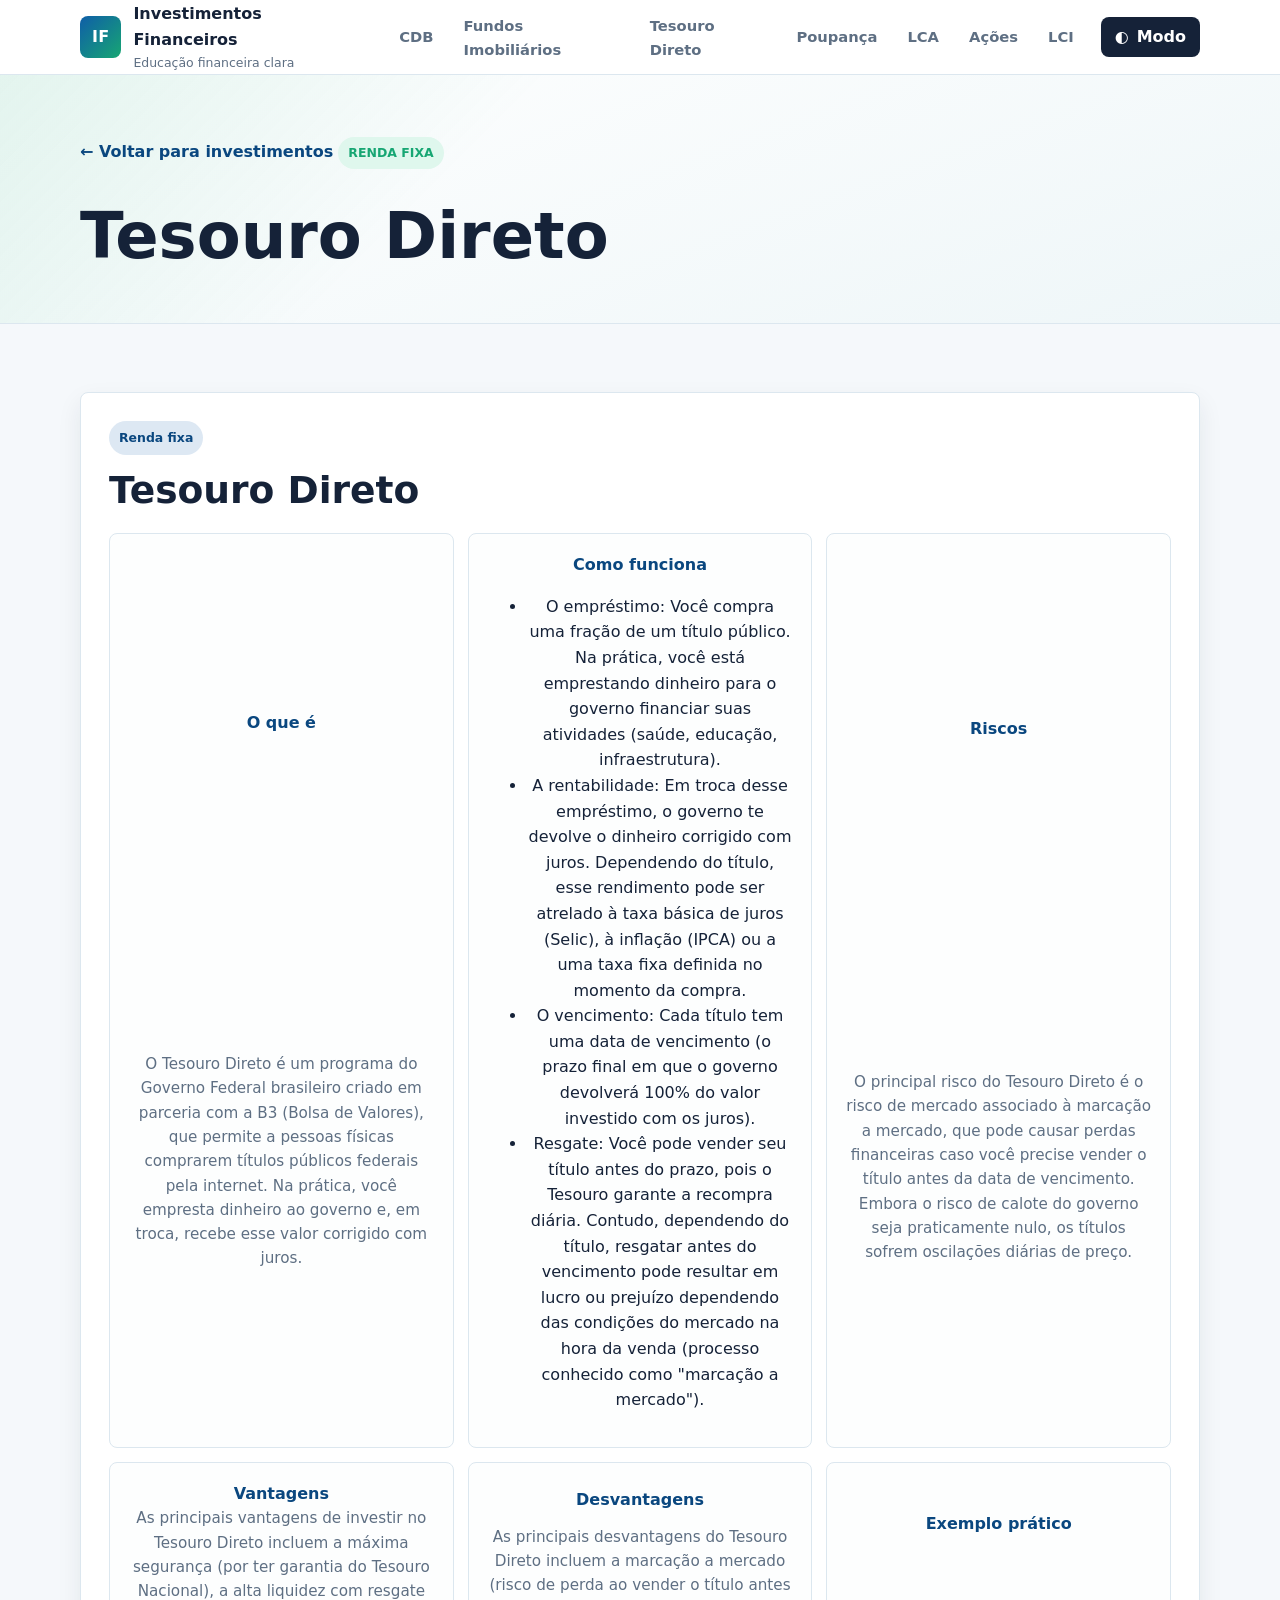
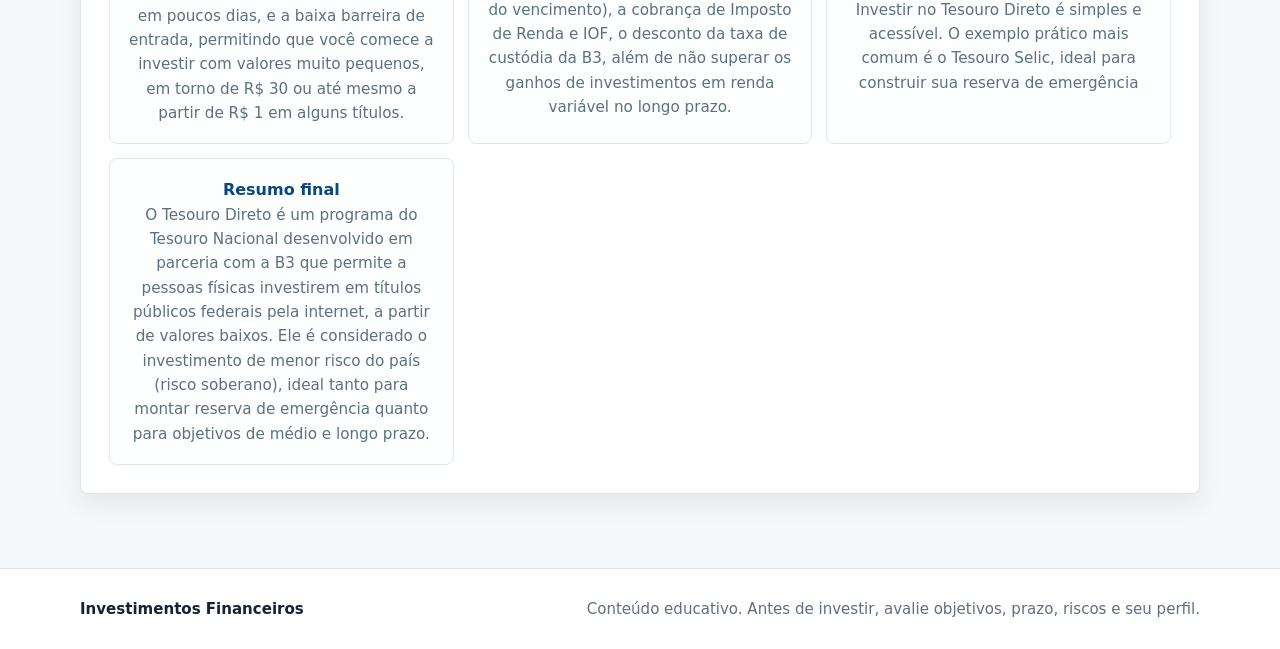
<file: tesouroDireto.html>
<!DOCTYPE html>
<html lang="pt-BR">
<head>
    <meta charset="UTF-8">
    <meta name="viewport" content="width=device-width, initial-scale=1.0">
    <title>CDB | Investimentos Financeiros</title>
    <link rel="stylesheet" href="style.css">
</head>
<body>
    <header class="site-header" id="topo">
        <nav class="navbar container" aria-label="Navegação principal">
            <a class="brand" href="index.html" aria-label="Ir para a página inicial">
                <span class="brand-mark">IF</span>
                <span><strong>Investimentos Financeiros</strong><small>Educação financeira clara</small></span>
            </a>
            <button class="nav-toggle" type="button" aria-label="Abrir menu" aria-expanded="false"><span></span><span></span><span></span></button>
            <div class="nav-actions">
                <ul class="nav-menu">
                    <li><a href="cdb.html">CDB</a></li>
                    <li><a href="fundos-imobiliarios.html">Fundos Imobiliários</a></li>
                    <li><a href="tesouroDireto.html">Tesouro Direto</a></li>
                    <li><a href="poupanca.html">Poupança</a></li>
                    <li><a href="lca.html">LCA</a></li>
                    <li><a href="acoes.html">Ações</a></li>
                    <li><a href="lci.html">LCI</a></li>
                </ul>
                <button class="theme-toggle" type="button" aria-label="Alternar modo escuro"><span class="theme-icon" aria-hidden="true">◐</span><span>Modo</span></button>
            </div>
        </nav>
    </header>

    <main class="detail-page">
        <section class="page-hero">
            <div class="container">
                <a class="back-link" href="index.html">← Voltar para investimentos</a>
                <span class="eyebrow">Renda fixa</span>
                <h1>Tesouro Direto</h1>
            </div>
        </section>

        <section class="details-section container" aria-label="Detalhes sobre CDB">
            <article class="investment-detail reveal">
                <div class="detail-header">
                    <span class="type-pill fixed">Renda fixa</span>
                    <h2>Tesouro Direto</h2>
                </div>
                <div class="detail-grid">
                    <div class="info-block">
                        <h3>O que é</h3>
                        <p>O Tesouro Direto é um programa do Governo Federal brasileiro criado em parceria com a B3 (Bolsa de Valores), que permite a pessoas físicas comprarem títulos públicos federais pela internet. Na prática, você empresta dinheiro ao governo e, em troca, recebe esse valor corrigido com juros.</p>
                    </div>
                    <div class="info-block">
                        <h3>Como funciona</h3>
                        <ul>
                            <li>O empréstimo: Você compra uma fração de um título público. Na prática, você está emprestando dinheiro para o governo financiar suas atividades (saúde, educação, infraestrutura).</li>
                            <li>A rentabilidade: Em troca desse empréstimo, o governo te devolve o dinheiro corrigido com juros. Dependendo do título, esse rendimento pode ser atrelado à taxa básica de juros (Selic), à inflação (IPCA) ou a uma taxa fixa definida no momento da compra.</li>
                            <li>O vencimento: Cada título tem uma data de vencimento (o prazo final em que o governo devolverá 100% do valor investido com os juros).</li>
                            <li>Resgate: Você pode vender seu título antes do prazo, pois o Tesouro garante a recompra diária. Contudo, dependendo do título, resgatar antes do vencimento pode resultar em lucro ou prejuízo dependendo das condições do mercado na hora da venda (processo conhecido como "marcação a mercado").</li>
                        </ul>
                    </div>
                    <div class="info-block">
                        <h3>Riscos</h3>
                        <p>O principal risco do Tesouro Direto é o risco de mercado associado à marcação a mercado, que pode causar perdas financeiras caso você precise vender o título antes da data de vencimento. Embora o risco de calote do governo seja praticamente nulo, os títulos sofrem oscilações diárias de preço.</p>
                    </div>
                    <div class="info-block">
                        <h3>Vantagens</h3>
                        <p>As principais vantagens de investir no Tesouro Direto incluem a máxima segurança (por ter garantia do Tesouro Nacional), a alta liquidez com resgate em poucos dias, e a baixa barreira de entrada, permitindo que você comece a investir com valores muito pequenos, em torno de R$ 30 ou até mesmo a partir de R$ 1 em alguns títulos.</p>
                    </div>
                    <div class="info-block">
                        <h3>Desvantagens</h3>
                        <p>As principais desvantagens do Tesouro Direto incluem a marcação a mercado (risco de perda ao vender o título antes do vencimento), a cobrança de Imposto de Renda e IOF, o desconto da taxa de custódia da B3, além de não superar os ganhos de investimentos em renda variável no longo prazo.</p>
                    </div>
                    <div class="info-block">
                        <h3>Exemplo prático</h3>
                        <p>Investir no Tesouro Direto é simples e acessível. O exemplo prático mais comum é o Tesouro Selic, ideal para construir sua reserva de emergência</p>
                    </div>
                    <div class="info-block">
                        <h3>Resumo final</h3>
                        <p>O Tesouro Direto é um programa do Tesouro Nacional desenvolvido em parceria com a B3 que permite a pessoas físicas investirem em títulos públicos federais pela internet, a partir de valores baixos. Ele é considerado o investimento de menor risco do país (risco soberano), ideal tanto para montar reserva de emergência quanto para objetivos de médio e longo prazo.</p>
                    </div>
                </div>
            </article>
        </section>
    </main>

    <button class="back-to-top" type="button" aria-label="Voltar ao topo">↑</button>
    <footer class="site-footer"><div class="container footer-content"><p>Investimentos Financeiros</p><p>Conteúdo educativo. Antes de investir, avalie objetivos, prazo, riscos e seu perfil.</p></div></footer>
    <script src="script.js"></script>
</body>
</html>
</file>
<file: style.css>
:root {
    --bg: #f5f8fb;
    --surface: #ffffff;
    --surface-strong: #eef6f8;
    --text: #152238;
    --muted: #5e6f83;
    --border: #dce7ef;
    --primary: #0f5ea8;
    --primary-dark: #0a477f;
    --accent: #17a673;
    --accent-soft: #dff7ed;
    --shadow: 0 16px 40px rgba(21, 34, 56, 0.10);
    --shadow-soft: 0 10px 24px rgba(21, 34, 56, 0.08);
    --radius: 8px;
    --header-height: 74px;
}

[data-theme="dark"] {
    --bg: #0f1724;
    --surface: #172234;
    --surface-strong: #1d2b40;
    --text: #edf4fb;
    --muted: #a8b8c8;
    --border: #2b3d54;
    --primary: #67b7ff;
    --primary-dark: #9bd0ff;
    --accent: #57d99e;
    --accent-soft: #173928;
    --shadow: 0 18px 42px rgba(0, 0, 0, 0.26);
    --shadow-soft: 0 10px 24px rgba(0, 0, 0, 0.18);
}

* {
    box-sizing: border-box;
}

html {
    scroll-behavior: smooth;
    scroll-padding-top: calc(var(--header-height) + 22px);
}

body {
    margin: 0;
    font-family: Inter, ui-sans-serif, system-ui, -apple-system, BlinkMacSystemFont, "Segoe UI", sans-serif;
    color: var(--text);
    background: var(--bg);
    line-height: 1.6;
}

a {
    color: inherit;
    text-decoration: none;
}

button {
    font: inherit;
}

.container {
    width: min(1120px, calc(100% - 32px));
    margin: 0 auto;
}

.site-header {
    position: sticky;
    top: 0;
    z-index: 20;
    background: color-mix(in srgb, var(--surface) 92%, transparent);
    border-bottom: 1px solid var(--border);
    backdrop-filter: blur(14px);
}

.navbar {
    min-height: var(--header-height);
    display: flex;
    align-items: center;
    justify-content: space-between;
    gap: 20px;
}

.brand {
    display: flex;
    align-items: center;
    gap: 12px;
    min-width: 230px;
}

.brand-mark,
.card-icon {
    display: grid;
    place-items: center;
    background: linear-gradient(135deg, var(--primary), var(--accent));
    color: #ffffff;
    font-weight: 800;
}

.brand-mark {
    width: 42px;
    height: 42px;
    border-radius: var(--radius);
    letter-spacing: 0.02em;
}

.brand strong,
.brand small {
    display: block;
}

.brand small {
    color: var(--muted);
    font-size: 0.78rem;
}

.nav-actions {
    display: flex;
    align-items: center;
    gap: 16px;
}

.nav-menu {
    display: flex;
    align-items: center;
    gap: 8px;
    padding: 0;
    margin: 0;
    list-style: none;
}

.nav-menu a {
    display: inline-flex;
    align-items: center;
    min-height: 38px;
    padding: 0 11px;
    border-radius: var(--radius);
    color: var(--muted);
    font-size: 0.92rem;
    font-weight: 700;
    transition: background 0.2s ease, color 0.2s ease;
}

.nav-menu a:hover,
.nav-menu a:focus-visible {
    color: var(--primary-dark);
    background: var(--surface-strong);
}

.theme-toggle,
.nav-toggle,
.back-to-top {
    border: 0;
    cursor: pointer;
}

.theme-toggle {
    display: inline-flex;
    align-items: center;
    gap: 8px;
    min-height: 40px;
    padding: 0 14px;
    border-radius: var(--radius);
    background: var(--text);
    color: var(--surface);
    font-weight: 800;
}

.theme-icon {
    font-size: 1rem;
}

.nav-toggle {
    display: none;
    width: 42px;
    height: 42px;
    border-radius: var(--radius);
    background: var(--surface-strong);
}

.nav-toggle span {
    display: block;
    width: 20px;
    height: 2px;
    margin: 5px auto;
    background: var(--text);
}

.hero {
    padding: 84px 0 64px;
    background:
        linear-gradient(135deg, color-mix(in srgb, var(--primary) 18%, transparent), transparent 38%),
        linear-gradient(160deg, var(--surface), var(--surface-strong));
    border-bottom: 1px solid var(--border);
}

.hero-grid {
    display: grid;
    grid-template-columns: minmax(0, 1.1fr) minmax(320px, 0.75fr);
    gap: 32px;
    align-items: center;
}

.eyebrow,
.highlight-label {
    display: inline-flex;
    width: fit-content;
    align-items: center;
    padding: 6px 10px;
    border-radius: 999px;
    background: var(--accent-soft);
    color: var(--accent);
    font-size: 0.78rem;
    font-weight: 900;
    text-transform: uppercase;
}

.hero h1 {
    max-width: 760px;
    margin: 18px 0 16px;
    font-size: clamp(2.55rem, 6vw, 4.8rem);
    line-height: 1.02;
}

.hero p {
    max-width: 700px;
    color: var(--muted);
    font-size: 1.12rem;
}

.hero-actions {
    display: flex;
    flex-wrap: wrap;
    gap: 12px;
    margin-top: 28px;
}

.btn,
.card-link {
    display: inline-flex;
    align-items: center;
    justify-content: center;
    min-height: 44px;
    padding: 0 18px;
    border-radius: var(--radius);
    font-weight: 900;
    transition: transform 0.2s ease, box-shadow 0.2s ease, background 0.2s ease;
}

.btn:hover,
.card-link:hover {
    transform: translateY(-2px);
}

.btn-primary {
    color: #ffffff;
    background: var(--primary);
    box-shadow: var(--shadow-soft);
}

.btn-secondary {
    color: var(--primary-dark);
    background: var(--surface);
    border: 1px solid var(--border);
}

.hero-highlight {
    padding: 28px;
    border: 1px solid var(--border);
    border-radius: var(--radius);
    background: var(--surface);
    box-shadow: var(--shadow);
}

.hero-highlight h2 {
    margin: 18px 0 10px;
    font-size: 1.8rem;
    line-height: 1.15;
}

.highlight-metrics {
    display: grid;
    grid-template-columns: repeat(3, 1fr);
    gap: 10px;
    margin-top: 24px;
}

.highlight-metrics span {
    padding: 12px;
    border-radius: var(--radius);
    background: var(--surface-strong);
    color: var(--muted);
    font-size: 0.82rem;
}

.highlight-metrics strong {
    display: block;
    color: var(--primary-dark);
    font-size: 1.35rem;
}

.intro-section,
.details-section {
    padding: 72px 0 0;
}

.section-heading {
    max-width: 760px;
    margin-bottom: 28px;
}

.section-heading h2 {
    margin: 14px 0 10px;
    font-size: clamp(2rem, 4vw, 3rem);
    line-height: 1.08;
}

.section-heading p {
    margin: 0;
    color: var(--muted);
}

.cards-section {
    padding: 10px 0 44px;
}

.cards-grid {
    display: grid;
    grid-template-columns: repeat(4, minmax(0, 1fr));
    gap: 18px;
}

.title-grid {
    align-items: stretch;
}

.title-box {
    display: grid;
    min-height: 150px;
    place-items: center;
    padding: 24px;
    border: 1px solid var(--border);
    border-radius: var(--radius);
    background:
        linear-gradient(145deg, color-mix(in srgb, var(--primary) 10%, transparent), transparent),
        var(--surface);
    box-shadow: var(--shadow-soft);
    text-align: center;
    transition: border-color 0.2s ease, box-shadow 0.2s ease, transform 0.2s ease;
}

.title-box:hover,
.title-box:focus-visible {
    border-color: color-mix(in srgb, var(--primary) 45%, var(--border));
    box-shadow: var(--shadow);
    transform: translateY(-4px);
}

.title-box h3 {
    margin: 0;
    color: var(--primary-dark);
    font-size: clamp(1.35rem, 2.4vw, 1.9rem);
    line-height: 1.15;
}

.summary-card,
.investment-detail,
.info-block {
    border: 1px solid var(--border);
    border-radius: var(--radius);
    background: var(--surface);
}

.summary-card {
    display: flex;
    min-height: 312px;
    flex-direction: column;
    padding: 22px;
    box-shadow: var(--shadow-soft);
}

.card-icon {
    width: 46px;
    height: 46px;
    border-radius: var(--radius);
    margin-bottom: 18px;
    font-size: 0.85rem;
}

.summary-card h3 {
    margin: 0 0 12px;
    font-size: 1.25rem;
    line-height: 1.2;
}

.summary-card p {
    margin: 0 0 8px;
    color: var(--muted);
    font-size: 0.94rem;
}

.summary-card strong {
    color: var(--text);
}

.card-link {
    margin-top: auto;
    color: var(--primary-dark);
    background: var(--surface-strong);
}

.details-section {
    padding-bottom: 74px;
}

.detail-page .details-section {
    padding-top: 46px;
}

.page-hero {
    padding: 62px 0 42px;
    border-bottom: 1px solid var(--border);
    background:
        linear-gradient(135deg, color-mix(in srgb, var(--accent) 12%, transparent), transparent 36%),
        linear-gradient(160deg, var(--surface), var(--surface-strong));
}

.page-hero h1 {
    max-width: 900px;
    margin: 16px 0 12px;
    font-size: clamp(2.25rem, 5vw, 4rem);
    line-height: 1.04;
}

.page-hero p {
    max-width: 760px;
    margin: 0;
    color: var(--muted);
    font-size: 1.08rem;
}

.back-link {
    display: inline-flex;
    align-items: center;
    width: fit-content;
    margin-bottom: 22px;
    color: var(--primary-dark);
    font-weight: 900;
}

.back-link:hover,
.back-link:focus-visible {
    text-decoration: underline;
}

.investment-detail {
    padding: 28px;
    margin-top: 22px;
    box-shadow: var(--shadow-soft);
}

.detail-header {
    max-width: 840px;
    margin-bottom: 22px;
}

.detail-header h2 {
    margin: 14px 0 8px;
    font-size: clamp(1.7rem, 3vw, 2.35rem);
    line-height: 1.12;
}

.detail-header p,
.info-block p,
.final-summary {
    color: var(--muted);
}

.type-pill {
    display: inline-flex;
    padding: 7px 10px;
    border-radius: 999px;
    font-size: 0.78rem;
    font-weight: 900;
}

.type-pill.fixed {
    color: var(--primary-dark);
    background: color-mix(in srgb, var(--primary) 14%, transparent);
}

.type-pill.variable {
    color: var(--accent);
    background: var(--accent-soft);
}

.detail-grid {
    display: grid;
    grid-template-columns: repeat(3, minmax(0, 1fr));
    gap: 14px;
}

.info-block {
    padding: 18px;
    background: color-mix(in srgb, var(--surface) 88%, var(--surface-strong));
}

.detail-page .info-block {
    display: grid;
    min-height: 112px;
    place-items: center;
    text-align: center;
}

.info-block h3 {
    margin: 0;
    font-size: 1rem;
    color: var(--primary-dark);
}

.info-block p {
    margin: 0;
    font-size: 0.95rem;
}

.detail-page .content-grid .info-block {
    display: flex;
    min-height: 210px;
    flex-direction: column;
    align-items: stretch;
    justify-content: flex-start;
    gap: 10px;
    text-align: left;
}

.content-grid .info-block h3 {
    width: 100%;
    text-align: center;
}

.content-grid .info-block p,
.content-grid .info-block ul {
    width: 100%;
    color: var(--muted);
}

.content-grid .info-block ul {
    margin: 0;
    padding-left: 20px;
    font-size: 0.95rem;
    list-style-position: outside;
}

.content-grid .info-block li {
    margin: 0;
    text-align: left;
}

.content-grid .info-block li + li {
    margin-top: 6px;
}

.final-summary {
    margin: 20px 0 0;
    padding: 16px 18px;
    border-left: 4px solid var(--accent);
    border-radius: var(--radius);
    background: var(--surface-strong);
}

.final-summary strong {
    color: var(--text);
}

.back-to-top {
    position: fixed;
    right: 22px;
    bottom: 22px;
    display: grid;
    width: 46px;
    height: 46px;
    place-items: center;
    border-radius: var(--radius);
    color: #ffffff;
    background: var(--primary);
    box-shadow: var(--shadow);
    opacity: 0;
    pointer-events: none;
    transform: translateY(10px);
    transition: opacity 0.2s ease, transform 0.2s ease;
}

.back-to-top.is-visible {
    opacity: 1;
    pointer-events: auto;
    transform: translateY(0);
}

.site-footer {
    padding: 28px 0;
    border-top: 1px solid var(--border);
    background: var(--surface);
}

.footer-content {
    display: flex;
    justify-content: space-between;
    gap: 18px;
    color: var(--muted);
    font-size: 0.94rem;
}

.footer-content p {
    margin: 0;
}

.footer-content p:first-child {
    color: var(--text);
    font-weight: 900;
}

.reveal {
    opacity: 0;
    transform: translateY(16px);
    transition: opacity 0.55s ease, transform 0.55s ease;
}

.reveal.is-visible {
    opacity: 1;
    transform: translateY(0);
}

@media (max-width: 1060px) {
    .nav-toggle {
        display: block;
    }

    .nav-actions {
        position: absolute;
        top: calc(100% + 1px);
        left: 0;
        right: 0;
        display: none;
        flex-direction: column;
        align-items: stretch;
        gap: 12px;
        padding: 16px;
        background: var(--surface);
        border-bottom: 1px solid var(--border);
        box-shadow: var(--shadow-soft);
    }

    .nav-actions.is-open {
        display: flex;
    }

    .nav-menu {
        display: grid;
        grid-template-columns: repeat(2, minmax(0, 1fr));
        gap: 8px;
    }

    .nav-menu a,
    .theme-toggle {
        width: 100%;
        justify-content: center;
    }

    .hero-grid {
        grid-template-columns: 1fr;
    }

    .cards-grid {
        grid-template-columns: repeat(2, minmax(0, 1fr));
    }

    .detail-grid {
        grid-template-columns: repeat(2, minmax(0, 1fr));
    }
}

@media (max-width: 680px) {
    :root {
        --header-height: 66px;
    }

    .container {
        width: min(100% - 24px, 1120px);
    }

    .brand {
        min-width: auto;
    }

    .brand small {
        display: none;
    }

    .hero {
        padding: 54px 0 42px;
    }

    .hero h1 {
        font-size: 2.55rem;
    }

    .hero p {
        font-size: 1rem;
    }

    .hero-actions,
    .footer-content {
        flex-direction: column;
    }

    .btn {
        width: 100%;
    }

    .hero-highlight,
    .investment-detail {
        padding: 20px;
    }

    .highlight-metrics,
    .cards-grid,
    .detail-grid,
    .nav-menu {
        grid-template-columns: 1fr;
    }

    .summary-card {
        min-height: auto;
    }

    .intro-section,
    .details-section {
        padding-top: 48px;
    }

    .back-to-top {
        right: 14px;
        bottom: 14px;
    }
}
</file>
